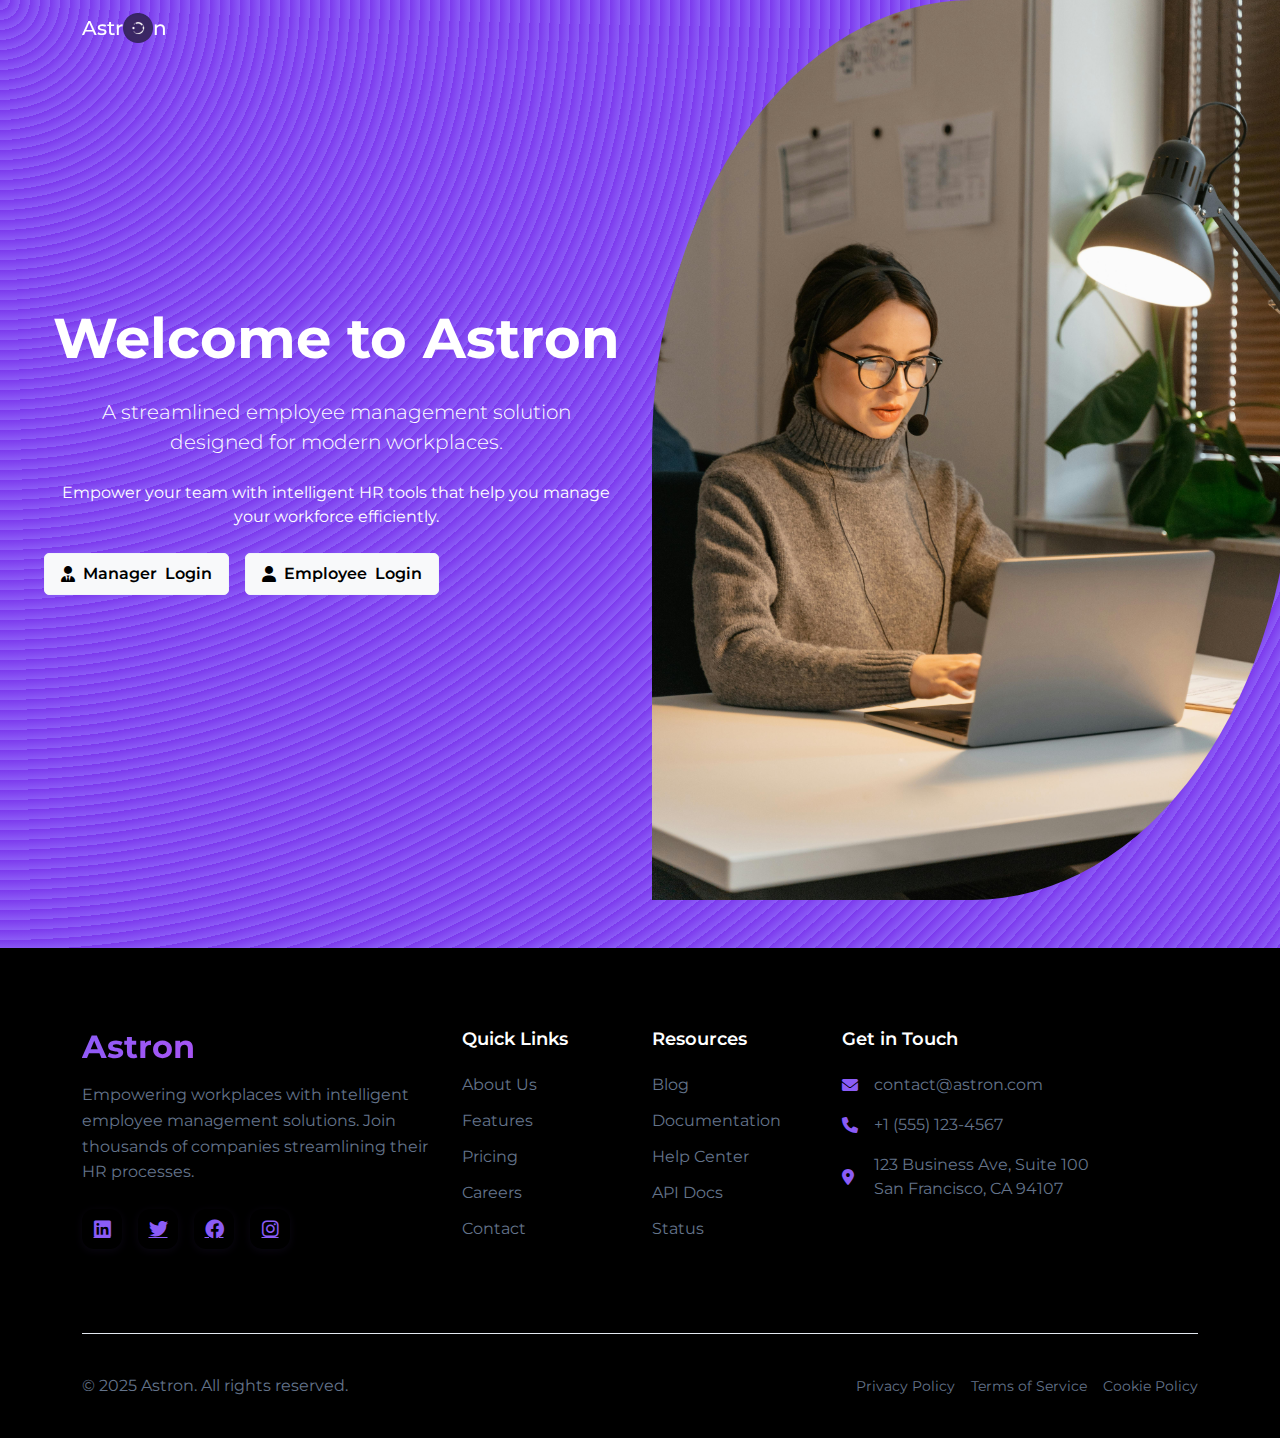
<file: index.html>
<!DOCTYPE html>
<html lang="en">

<head>
  <meta charset="UTF-8">
  <meta name="viewport" content="width=device-width, initial-scale=1.0">
  <title>Astron - Employee Management System</title>
  <link href="https://cdn.jsdelivr.net/npm/bootstrap@5.3.0/dist/css/bootstrap.min.css" rel="stylesheet">
  <link href="https://cdnjs.cloudflare.com/ajax/libs/font-awesome/6.0.0/css/all.min.css" rel="stylesheet">
  <link rel="stylesheet" href="./public/styles/global.css">
  <link rel="stylesheet" href="style.css">
</head>

<body>
  <!-- Navbar -->
  <nav class="navbar navbar-expand-lg fixed-top ">
    <div class="container ">
      <a class="navbar-brand d-flex align-items-center fw-medium text-white" href="#">
        Astr<img src="./public/images/astron.png" width="30" alt="">n</a>
      <button class="navbar-toggler" type="button" data-bs-toggle="collapse" data-bs-target="#navbarNav">
        <span class="navbar-toggler-icon"></span>
      </button>
    </div>
  </nav>

  <!-- Hero Section -->
  <section class="hero-section px-d-0 px-2 pb-5">
    <div class="container-fluid p-0">
      <div class="row align-items-center h-100 justify-content-between ">
        <div class="col-lg-6 ps-lg-5 pt-lg-0 pt-5 text-center">
          <h1 class="display-4 fw-bold mb-4">Welcome to <span class="d-lg-inline d-block">Astron</span></h1>
          <p class="lead mb-4">A streamlined employee management solution <br>designed for modern workplaces.</p>
          <p class="mb-4">Empower your team with intelligent HR tools that help you manage your workforce efficiently.</p>

          <div class="d-flex gap-3">
            <a href="/login-manager.html" class="btn btn-light login-btn d-flex gap-2 align-items-center">
              <i class="fas fa-user-tie d-lg-inline d-none"></i>
              Manager <span class="d-lg-inline d-none">Login</span>
            </a>
            <a href="/login-user.html" class="btn btn-light login-btn d-flex gap-2 align-items-center">
              <i class="fas fa-user d-lg-inline d-none"></i>
              Employee <span class="d-lg-inline d-none">Login</span>
            </a>
          </div>
        </div>
        <div class="col-lg-6 ">
          <img
            src="./public/images/employees3.jpg"
            alt="Astron Dashboard" class="hero-image d- d-lg-block" style="max-height: 100vh;width: 50vw; object-fit: cover;">
        </div>
      </div>
    </div>
  </section>

  <footer class="footer">
    <div class="container">
      <div class="footer-content">
        <div class="row gy-4">
          <div class="col-lg-4 col-md-6">
            <div class="footer-brand">
              <h2 class="footer-logo">Astron</h2>
              <p class="footer-description">
                Empowering workplaces with intelligent employee management solutions. Join thousands of companies
                streamlining their HR processes.
              </p>
              <div class="footer-social">
                <a href="#" class="social-link"><i class="fab fa-linkedin"></i></a>
                <a href="#" class="social-link"><i class="fab fa-twitter"></i></a>
                <a href="#" class="social-link"><i class="fab fa-facebook"></i></a>
                <a href="#" class="social-link"><i class="fab fa-instagram"></i></a>
              </div>
            </div>
          </div>

          <div class="col-lg-2 col-md-6">
            <h5 class="footer-title">Quick Links</h5>
            <ul class="footer-links list-unstyled">
              <li><a href="#">About Us</a></li>
              <li><a href="#">Features</a></li>
              <li><a href="#">Pricing</a></li>
              <li><a href="#">Careers</a></li>
              <li><a href="#">Contact</a></li>
            </ul>
          </div>

          <div class="col-lg-2 col-md-6">
            <h5 class="footer-title">Resources</h5>
            <ul class="footer-links list-unstyled">
              <li><a href="#">Blog</a></li>
              <li><a href="#">Documentation</a></li>
              <li><a href="#">Help Center</a></li>
              <li><a href="#">API Docs</a></li>
              <li><a href="#">Status</a></li>
            </ul>
          </div>

          <div class="col-lg-4 col-md-6">
            <h5 class="footer-title">Get in Touch</h5>
            <div class="footer-contact">
              <p><i class="fas fa-envelope"></i> contact@astron.com</p>
              <p><i class="fas fa-phone"></i> +1 (555) 123-4567</p>
              <p><i class="fas fa-map-marker-alt"></i> 123 Business Ave, Suite 100<br>San Francisco, CA 94107</p>
            </div>
          </div>
        </div>
      </div>

      <div class="footer-bottom">
        <div class="row align-items-center">
          <div class="col-md-6">
            <p class="copyright">© 2025 Astron. All rights reserved.</p>
          </div>
          <div class="col-md-6">
            <ul class="footer-legal list-unstyled d-flex gap-3 justify-content-md-end justify-content-center">
              <li><a href="#">Privacy Policy</a></li>
              <li><a href="#">Terms of Service</a></li>
              <li><a href="#">Cookie Policy</a></li>
            </ul>
          </div>
        </div>
      </div>
    </div>
  </footer>

  <script>
    // Navbar scroll effect
    window.addEventListener('scroll', function () {
      if (window.scrollY > 0) {
        document.querySelector('.navbar').classList.add('scrolled');
      } else {
        document.querySelector('.navbar').classList.remove('scrolled');
      }
    });
  </script>
</body>

</html>
</file>
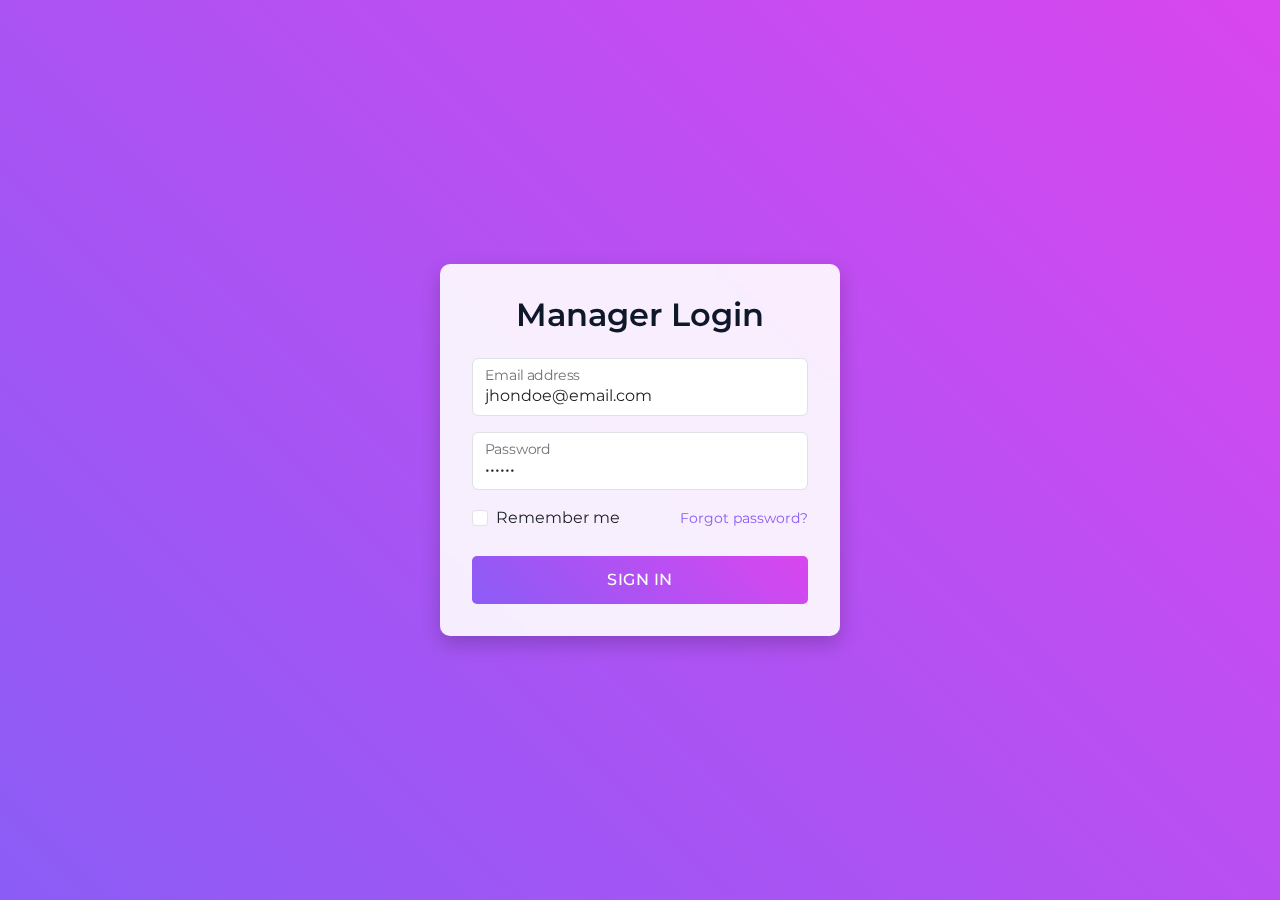
<file: login-manager.html>
<!DOCTYPE html>
<html lang="en">
<head>
    <meta charset="UTF-8">
    <meta name="viewport" content="width=device-width, initial-scale=1.0">
    <title>Manager Login</title>
    <link href="https://cdnjs.cloudflare.com/ajax/libs/bootstrap/5.3.2/css/bootstrap.min.css" rel="stylesheet">
    <link rel="stylesheet" href="./public/styles/global.css">
    <link rel="stylesheet" href="./public/styles/login.css">
</head>
<body>
    <div class="login-card">
        <h2 class="card-title mb-4">Manager Login</h2>
        <form id="manager-login-form">
            <div class="form-floating mb-3">
                <input type="email" class="form-control" id="floatingEmail" placeholder="name@example.com" required value="jhondoe@email.com">
                <label for="floatingEmail">Email address</label>
            </div>
            <div class="form-floating mb-3">
                <input type="password" class="form-control" id="floatingPassword" placeholder="Password" required value="123456">
                <label for="floatingPassword">Password</label>
            </div>
            <div class="d-flex justify-content-between align-items-center mb-4">
                <div class="form-check">
                    <input class="form-check-input" type="checkbox" id="rememberMe">
                    <label class="form-check-label" for="rememberMe">
                        Remember me
                    </label>
                </div>
                <a href="#" class="forgot-password">Forgot password?</a>
            </div>
            <button class="btn btn-primary w-100" type="button" onclick="window.location.href = './manager/dashboard.html'">Sign In</button>
        </form>
    </div>

    <!-- To Send Login Request -->
    <!-- <script src="./public/javascripts/login.js" type="module"></script> -->

    <script src="https://cdnjs.cloudflare.com/ajax/libs/bootstrap/5.3.2/js/bootstrap.bundle.min.js"></script>
</body>
</html>
</file>
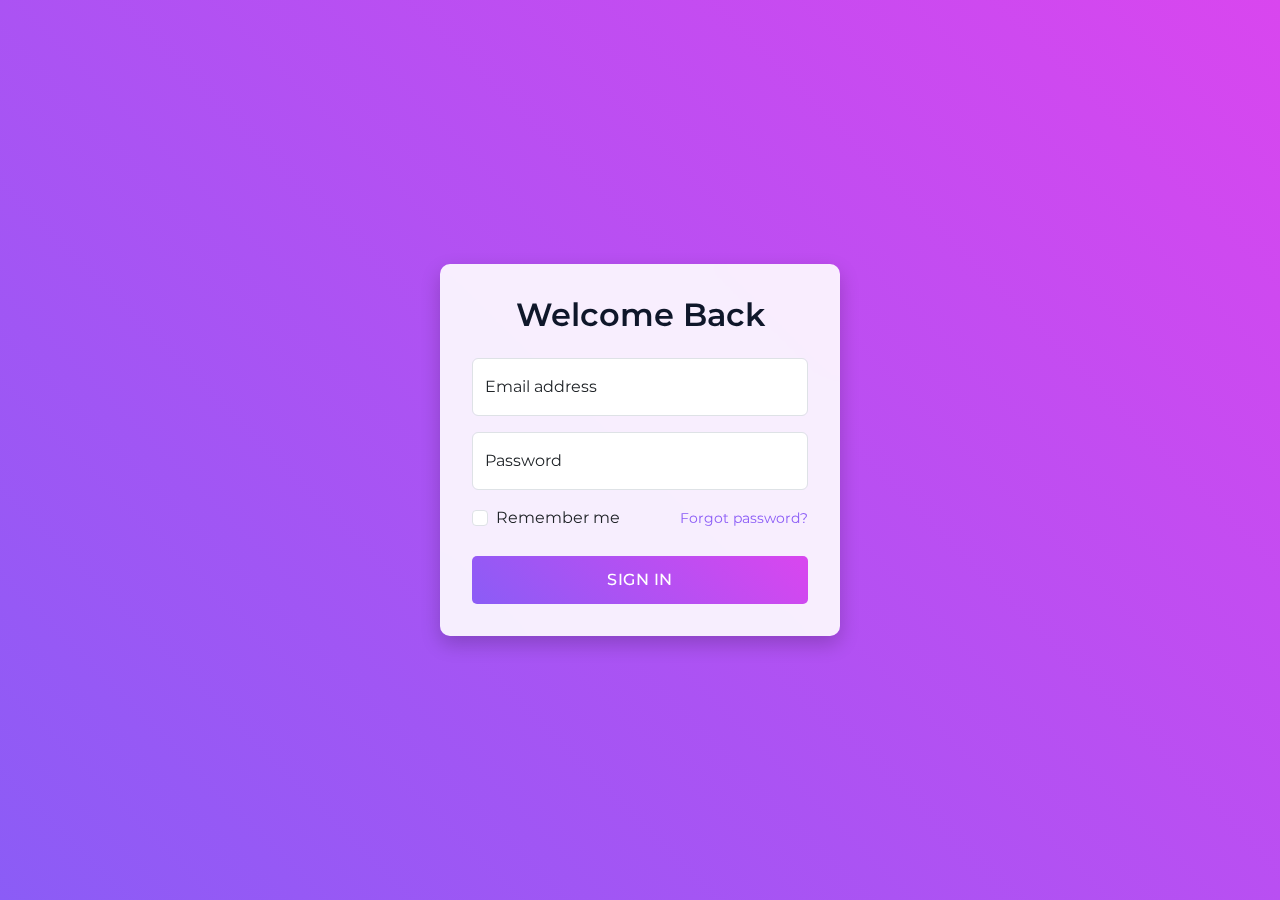
<file: login-user.html>
<!DOCTYPE html>
<html lang="en">
<head>
    <meta charset="UTF-8">
    <meta name="viewport" content="width=device-width, initial-scale=1.0">
    <title>Material Login</title>
    <link href="https://cdnjs.cloudflare.com/ajax/libs/bootstrap/5.3.2/css/bootstrap.min.css" rel="stylesheet">
    <link rel="stylesheet" href="public/styles/global.css">
    <link rel="stylesheet" href="public/styles/login.css">
</head>
<body>
    <div class="login-card">
        <h2 class="card-title mb-4">Welcome Back</h2>
        <form id="employee-login-form">
            <div class="form-floating mb-3">
                <input type="email" class="form-control" id="floatingEmail" placeholder="name@example.com" required>
                <label for="floatingEmail">Email address</label>
            </div>
            <div class="form-floating mb-3">
                <input type="password" class="form-control" id="floatingPassword" placeholder="Password" required>
                <label for="floatingPassword">Password</label>
            </div>
            <div class="d-flex justify-content-between align-items-center mb-4">
                <div class="form-check">
                    <input class="form-check-input" type="checkbox" id="rememberMe">
                    <label class="form-check-label" for="rememberMe">
                        Remember me
                    </label>
                </div>
                <a href="#" class="forgot-password">Forgot password?</a>
            </div>
            <button class="btn btn-primary w-100" type="button" onclick="window.location.href = './employee/dashboard.html'">Sign In</button>
        </form>
    </div>

    <!-- To Send Login Request -->
    <!-- <script src="./public/javascripts/login.js" type="module"></script> -->

    <script src="https://cdnjs.cloudflare.com/ajax/libs/bootstrap/5.3.2/js/bootstrap.bundle.min.js"></script>
</body>
</html>
</file>
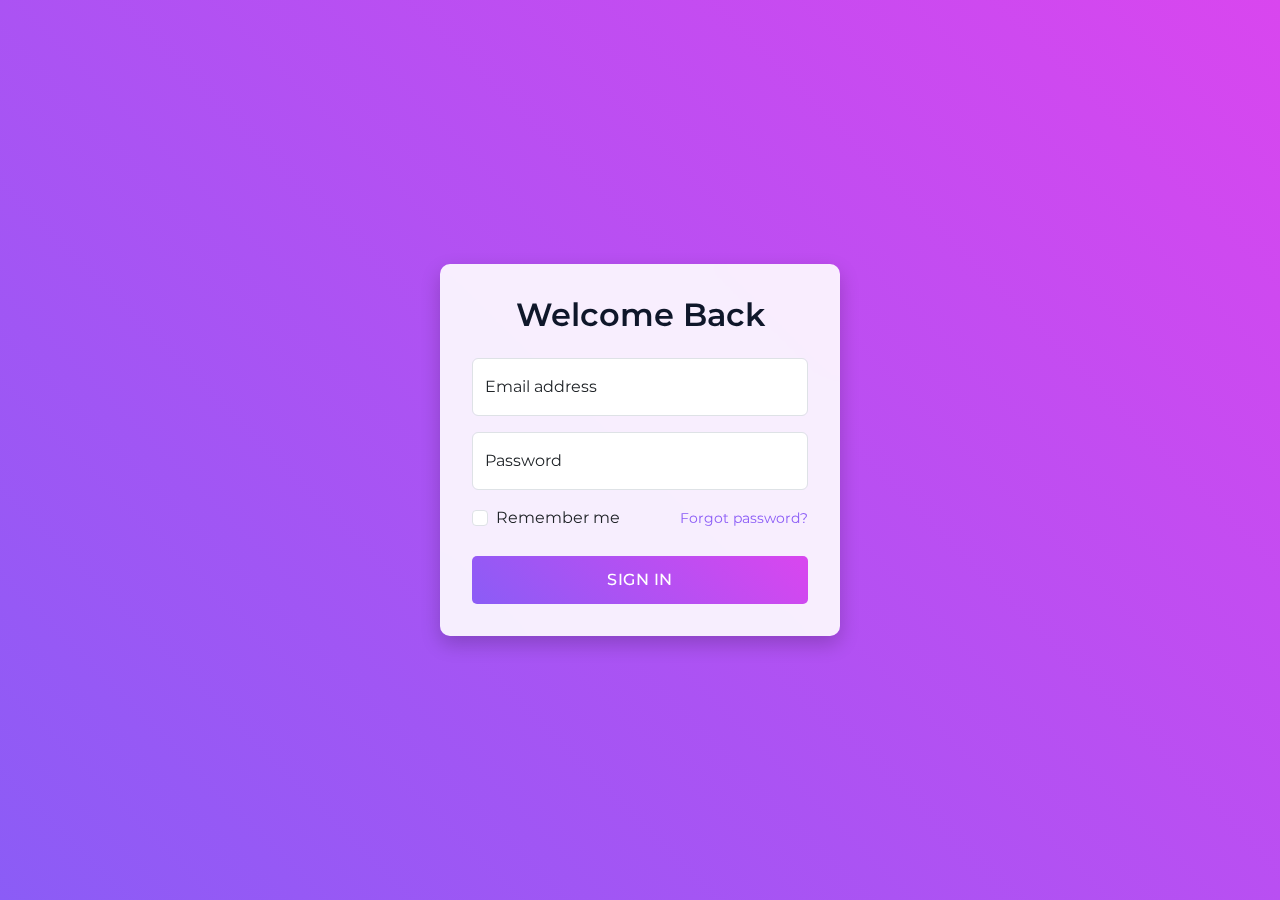
<file: login.html>
<!DOCTYPE html>
<html lang="en">
<head>
    <meta charset="UTF-8">
    <meta name="viewport" content="width=device-width, initial-scale=1.0">
    <title>Material Login</title>
    <link href="https://cdnjs.cloudflare.com/ajax/libs/bootstrap/5.3.2/css/bootstrap.min.css" rel="stylesheet">
    <link rel="stylesheet" href="public/styles/global.css">
    <link rel="stylesheet" href="public/styles/login.css">
</head>
<body>
    <div class="login-card">
        <h2 class="card-title mb-4">Welcome Back</h2>
        <form>
            <div class="form-floating mb-3">
                <input type="email" class="form-control" id="floatingEmail" placeholder="name@example.com">
                <label for="floatingEmail">Email address</label>
            </div>
            <div class="form-floating mb-3">
                <input type="password" class="form-control" id="floatingPassword" placeholder="Password">
                <label for="floatingPassword">Password</label>
            </div>
            <div class="d-flex justify-content-between align-items-center mb-4">
                <div class="form-check">
                    <input class="form-check-input" type="checkbox" id="rememberMe">
                    <label class="form-check-label" for="rememberMe">
                        Remember me
                    </label>
                </div>
                <a href="#" class="forgot-password">Forgot password?</a>
            </div>
            <button class="btn btn-primary w-100" type="submit">Sign In</button>
        </form>
    </div>

    <script src="https://cdnjs.cloudflare.com/ajax/libs/bootstrap/5.3.2/js/bootstrap.bundle.min.js"></script>
</body>
</html>
</file>
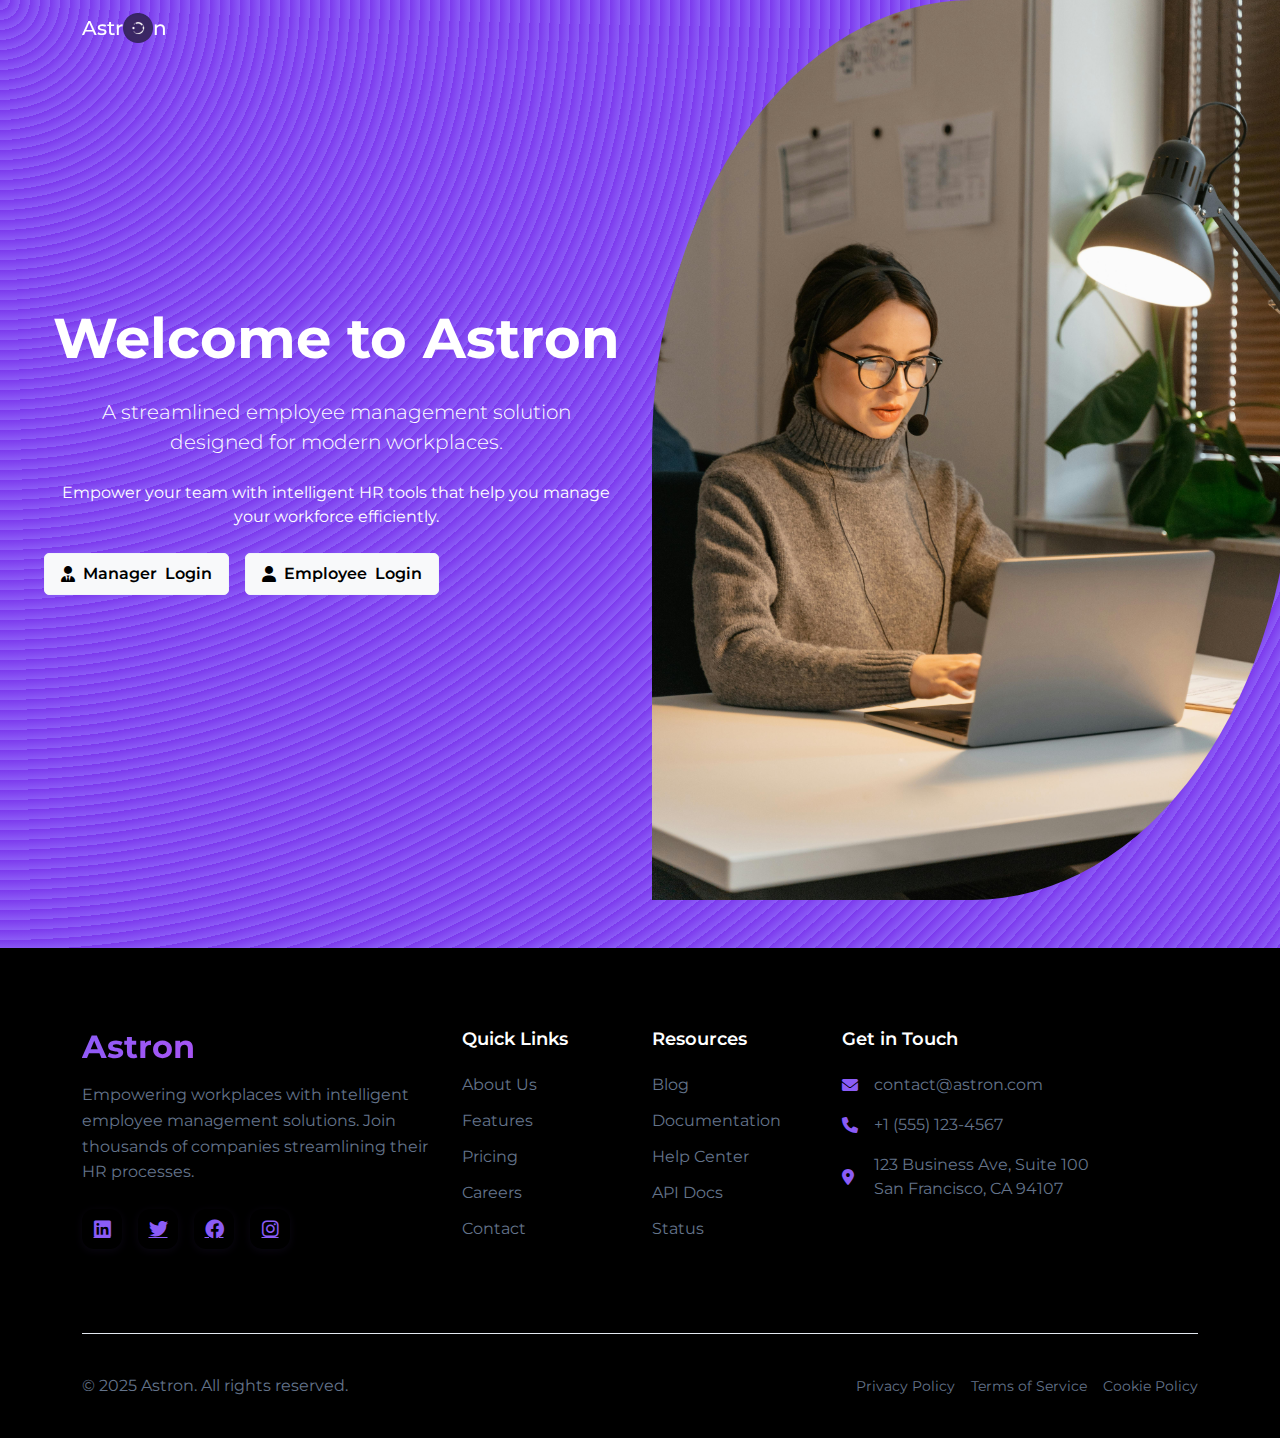
<file: logout.html>
<!DOCTYPE html>
<html lang="en">

<head>
    <meta charset="UTF-8">
    <meta name="viewport" content="width=device-width, initial-scale=1.0">
    <title>Logout</title>
    <script>
        localStorage.removeItem('user');
        const cookies = document.cookie.split(";");
        for (let i = 0; i < cookies.length; i++) {
            const cookie = cookies[i];
            const eqPos = cookie.indexOf("=");
            const name = eqPos > -1 ? cookie.substr(0, eqPos) : cookie;
            document.cookie = `${name}=;expires=Thu, 01 Jan 1970 00:00:00 GMT;path=/`;
        }
        window.location.href = '/';
    </script>
</head>

<body>

</body>

</html>
</file>
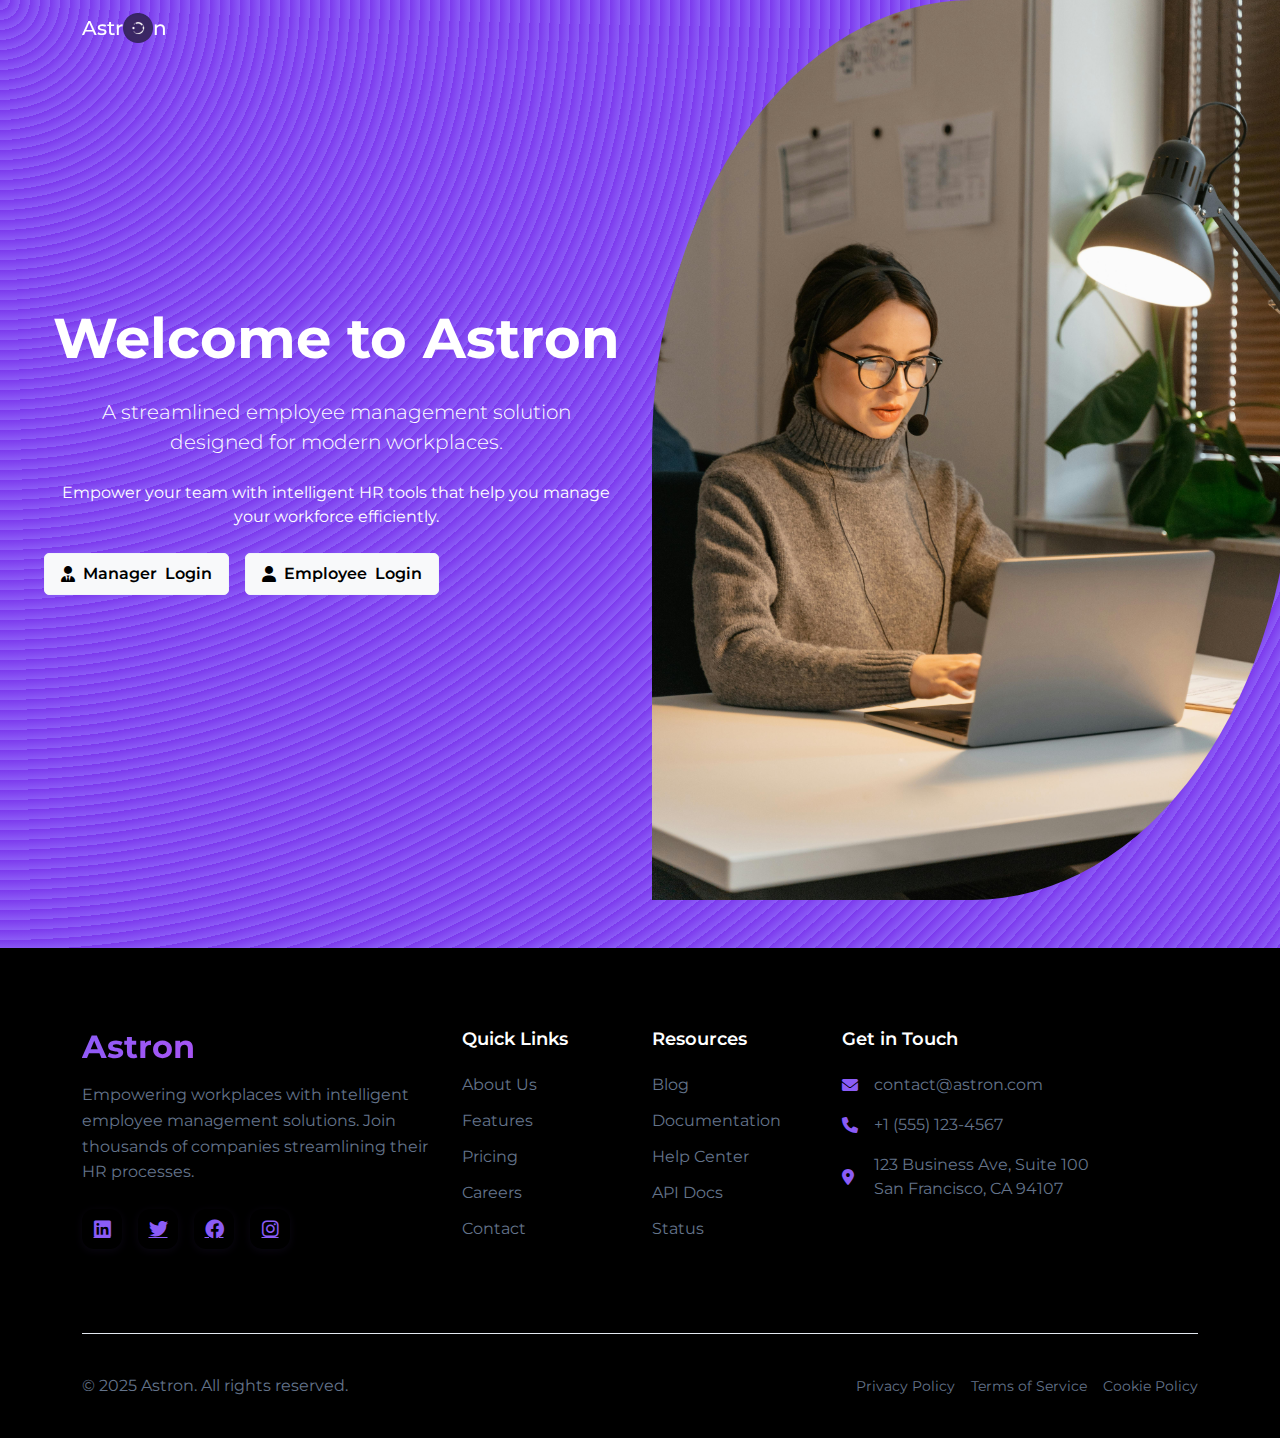
<file: settings.html>
<!DOCTYPE html>
<html lang="en">

<head>
    <meta charset="UTF-8">
    <meta name="viewport" content="width=device-width, initial-scale=1.0">
    <title>Employee Dashboard</title>
    <!-- Checks if manager is authenticated -->
    <script src="../public/javascripts/check.js" type="module"></script>
    <!-- CSS Links -->
    <link href="https://cdnjs.cloudflare.com/ajax/libs/bootstrap/5.3.2/css/bootstrap.min.css" rel="stylesheet" />
    <link href="https://cdnjs.cloudflare.com/ajax/libs/font-awesome/6.4.0/css/all.min.css" rel="stylesheet" />
    <link rel="stylesheet" href="../public/styles/global.css" />
    <style>

    </style>
</head>

<body class="bg-light">
    <main class="px-4">
        <section class="container mt-5"></section>
            <h2 class="mb-4">Settings</h2>
            <form>
            <div class="row mb-3">
                <div class="col-md-6">
                <label for="theme" class="form-label">Theme</label>
                <select class="form-select" id="theme">
                    <option selected>Choose...</option>
                    <option value="light">Light</option>
                    <option value="dark">Dark</option>
                </select>
                </div>
                <div class="col-md-6">
                <label for="notifications" class="form-label">Notifications</label>
                <select class="form-select" id="notifications">
                    <option selected>Choose...</option>
                    <option value="enabled">Enabled</option>
                    <option value="disabled">Disabled</option>
                </select>
                </div>
            </div>
            <div class="row mb-3">
                <div class="col-md-6">
                <label for="language" class="form-label">Language</label>
                <select class="form-select" id="language">
                    <option selected>Choose...</option>
                    <option value="en">English</option>
                    <option value="es">Spanish</option>
                    <option value="fr">French</option>
                </select>
                </div>
            </div>
            <button type="submit" class="btn btn-primary">Save Changes</button>
            </form>
        </section>
    </main>
    
    <!-- Bootstrap minified JS -->
    <script src="https://cdnjs.cloudflare.com/ajax/libs/bootstrap/5.3.2/js/bootstrap.bundle.min.js"></script>
</body>

</html>
</file>
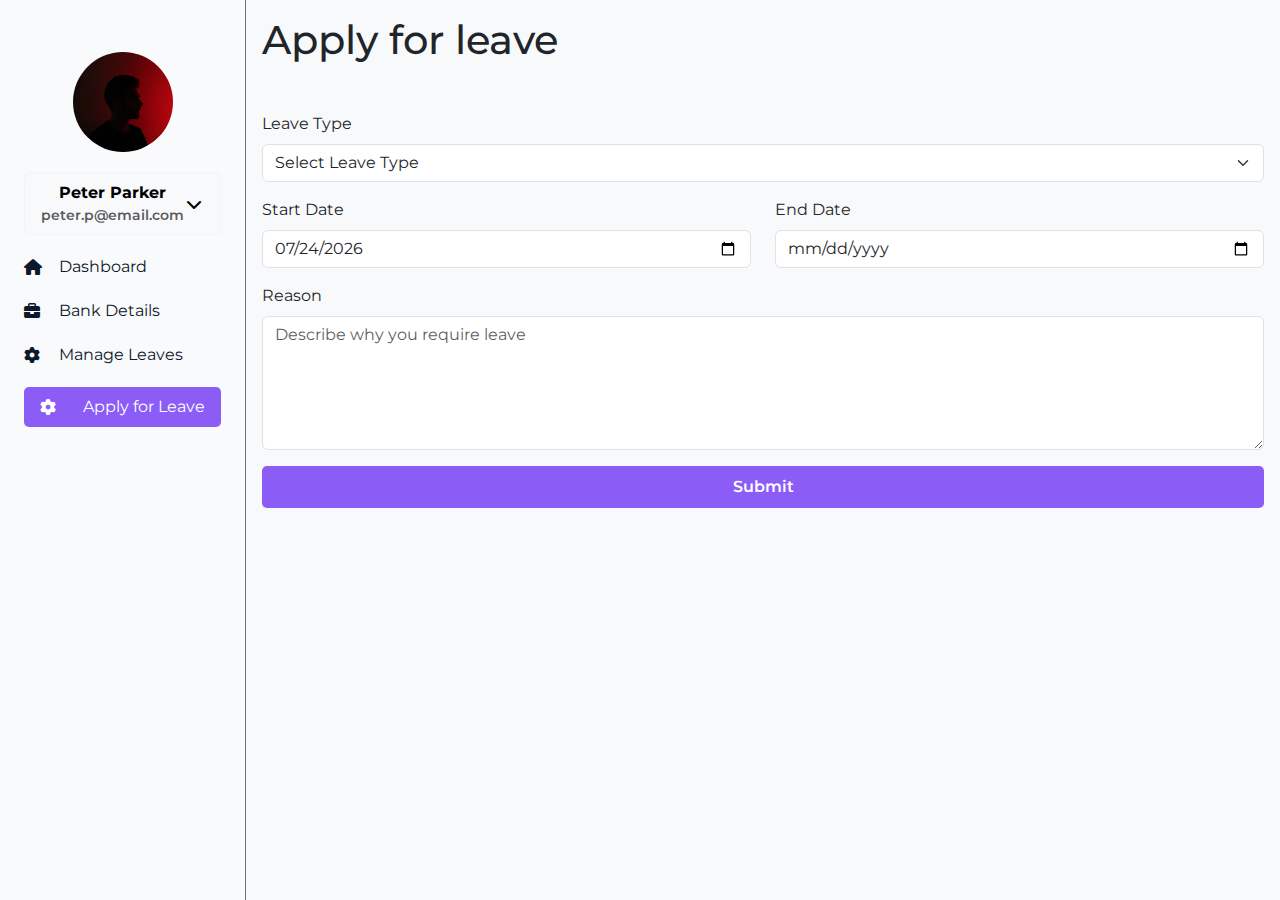
<file: employee/apply-leave.html>
<!DOCTYPE html>
<html lang="en">

<head>
    <meta charset="UTF-8">
    <meta name="viewport" content="width=device-width, initial-scale=1.0">
    <title>Employee Dashboard</title>
    <link href="https://cdnjs.cloudflare.com/ajax/libs/bootstrap/5.3.2/css/bootstrap.min.css" rel="stylesheet" />
    <link href="https://cdnjs.cloudflare.com/ajax/libs/font-awesome/6.4.0/css/all.min.css" rel="stylesheet" />
    <link rel="stylesheet" href="../public/styles/global.css" />
    <link rel="stylesheet" href="../public/styles/sidebar.css" />
    <style>
        main {
            width: 100%;
        }
    </style>
</head>

<body class="bg-light d-flex">
    <aside>
        <div class="d-flex "></div>
        <img class="avatar shadow-medium mx-auto"
            src="/public/images/emp1.jpg"
            width="100" alt="">
        </div>
        <div class="dropdown">
            <button class="btn btn-light w-100 d-flex align-items-center justify-content-between" type="button"
                data-bs-toggle="dropdown">
                <div>
                    <div class="fw-bold">Peter Parker</div>
                    <div class="small text-muted">peter.p@email.com</div>
                </div>
                <i class="fas fa-chevron-down"></i>
            </button>
            <ul class="dropdown-menu w-100">
                <li><a class="dropdown-item" href="./profile"><i class="fas fa-user me-2"></i>Profile</a></li>
                <li><a class="dropdown-item" href="../settings.html"><i class="fas fa-gear me-2"></i>Settings</a></li>
                <li>
                    <hr class="dropdown-divider">
                </li>
                <li><a class="dropdown-item text-danger" href="../logout.html"><i class="fas fa-right-from-bracket me-2"></i>Log
                        out</a></li>
            </ul>
        </div>
        <a class="" href="./dashboard.html">
            <i class="fa-solid fa-house"></i>
            <span>Dashboard</span>
        </a>
        <a class="" href="./bank-details.html">
            <i class="fa-solid fa-briefcase"></i>
            <span>Bank Details</span>
        </a>
        <a href="./leave-managment.html">
            <i class="fa-solid fa-gear"></i>
            <span>Manage Leaves</span>
        </a>
        <a class="active" href="./leave-managment.html">
            <i class="fa-solid fa-gear"></i>
            <span>Apply for Leave</span>
        </a>
    </aside>
    <main>
        <!-- Mobile Responsive navbar -->
        <header>
            <nav class="navbar d-lg-none">
                <div class="container-fluid">
                    <button class="navbar-toggler border-0" type="button" data-bs-toggle="offcanvas"
                        data-bs-target="#offcanvasExample" aria-controls="offcanvasExample">
                        <span class="navbar-toggler-icon"></span>
                    </button>
                    <!-- Profile Dropdown -->
                    <div class="dropdown">
                        <button class="btn btn-light d-flex align-items-center" type="button" data-bs-toggle="dropdown"
                            aria-expanded="false">
                            <span>Peter Parker</span>
                        </button>
                        <ul class="dropdown-menu dropdown-menu-end p-2">
                            <!-- Profile Header -->
                            <li class="profile-header">
                                <img src="/public/images/emp1.jpg"
                                    alt="Avatar" class="profile-avatar rounded-circle object-fit-cover" width="90">
                                <div class="mt-2">Peter Parker</div>
                                <div class="profile-email">peter.p@email.com</div>
                            </li>
                            <!-- Dropdown Items -->
                            <li><a class="dropdown-item fs-5" href="./profile.html">View Profile</a></li>
                            <li><a class="dropdown-item text-danger fs-5 fw-medium" href="../logout.html">Logout</a></li>
                        </ul>
                    </div>
                    <div class="offcanvas offcanvas-start" tabindex="-1" id="offcanvasExample"
                        aria-labelledby="offcanvasExampleLabel">
                        <div class="offcanvas-header">
                            <h5 class="offcanvas-title" id="offcanvasExampleLabel">
                                Astron
                            </h5>
                            <button type="button" class="btn-close text-reset" data-bs-dismiss="offcanvas"
                                aria-label="Close"></button>
                        </div>
                        <div class="offcanvas-body">
                            <ul class="navbar-nav fw-medium fs-5">
                                <li class="nav-item">
                                    <a class="nav-link" aria-current="page" href="./dashboard.html">Dashboard</a>
                                </li>
                                <li class="nav-item">
                                    <a class="nav-link" href="./bank-details.html">Bank Details</a>
                                </li>
                                <li class="nav-item">
                                    <a class="nav-link" href="./leave-managment.html">Manage Leaves</a>
                                </li>
                                <li class="nav-item">
                                    <a class="nav-link active fs-6 ms-3" href="./leave-managment.html">- Apply for Leave</a>
                                </li>
                            </ul>
                        </div>
                    </div>
                </div>
            </nav>
        </header>
        <!-- Main content -->
        <div class="p-3">
            <h1>Apply for leave</h1>
            <form action="" class="mt-5">
                <div class="row">
                    <div class="col d-flex flex-column gap-3">
                        <div class="">
                            <label for="leaveType" class="form-label">Leave Type</label>
                            <select class="form-select" id="leaveType" required>
                                <option value="">Select Leave Type</option>
                                <option value="1">Annual Leave</option>
                                <option value="2">Sick Leave</option>
                                <option value="5">Earned Leave</option>
                            </select>
                        </div>
                        <div class="row">
                            <div class=" col">
                                <label for="startDate" class="form-label">Start Date</label>
                                <input type="date" class="form-control" id="startDate" required>
                            </div>
                            <div class=" col">
                                <label for="endDate" class="form-label">End Date</label>
                                <input type="date" class="form-control" id="endDate" required>
                            </div>
                        </div>
                        <div class="">
                            <label for="reason" class="form-label">Reason</label>
                            <textarea class="form-control" id="reason" rows="5"
                                placeholder="Describe why you require leave" required></textarea>
                        </div>
                        <button type="submit" class="btn text-white"
                            style="background-color: var(--primary);">Submit</button>
                    </div>
                </div>
            </form>
        </div>
    </main>
    <script src="https://cdnjs.cloudflare.com/ajax/libs/bootstrap/5.3.2/js/bootstrap.bundle.min.js"></script>
    <script>
        // Bootstrap tooltip
        document.addEventListener("DOMContentLoaded", function () {
            const tooltipTriggerList = [].slice.call(document.querySelectorAll('[data-bs-toggle="tooltip"]'));
            tooltipTriggerList.map(function (tooltipTriggerEl) {
                return new bootstrap.Tooltip(tooltipTriggerEl);
            });
        });
        // document.getElementById('currentDate').textContent = new Date().toLocaleDateString('en-US', {
        //     weekday: 'long',
        //     year: 'numeric',
        //     month: 'long',
        //     day: 'numeric'
        // });
    </script>
    <!-- Force select atleast today date -->
    <script>
        const dateInputs = document.querySelectorAll("#startDate, #endDate");
        const today = new Date().toISOString().split("T")[0];
        dateInputs.forEach((input, index) => {
            if (index == 0) {
                input.value = today;
            }
            input.setAttribute("min", today);
        })
    </script>
</body>

</html>
</file>
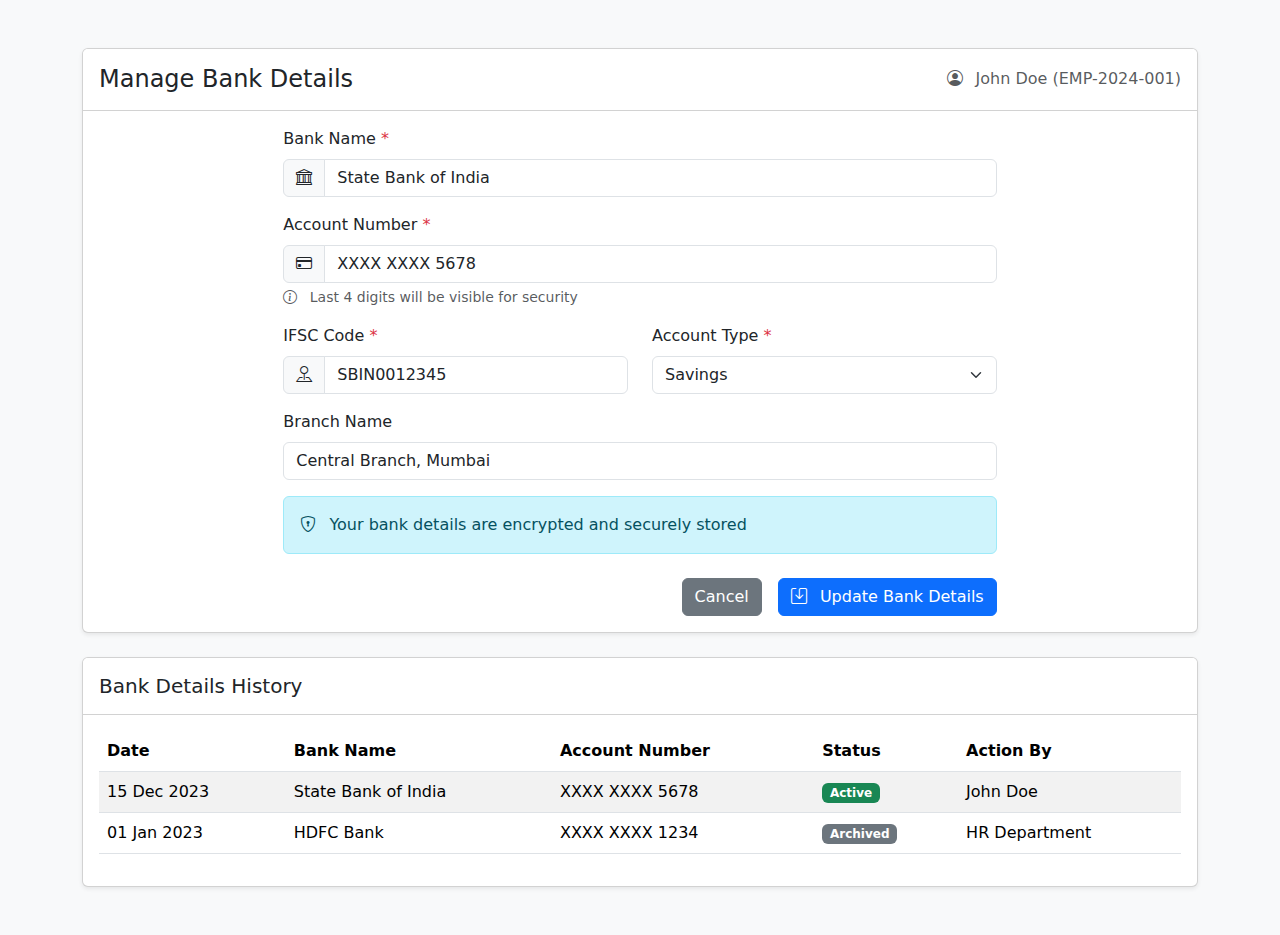
<file: employee/bank-details.html>
<!DOCTYPE html>
<html lang="en">
<head>
    <meta charset="UTF-8">
    <meta name="viewport" content="width=device-width, initial-scale=1">
    <title>Bank Details Management</title>
    <!-- Bootstrap 5 CSS -->
    <link href="https://cdn.jsdelivr.net/npm/bootstrap@5.2.3/dist/css/bootstrap.min.css" rel="stylesheet">
    <!-- Bootstrap Icons -->
    <link href="https://cdn.jsdelivr.net/npm/bootstrap-icons@1.10.0/font/bootstrap-icons.css" rel="stylesheet">
</head>
<body class="bg-light">
    <div class="container py-5">
        <div class="card shadow-sm">
            <div class="card-header bg-white py-3">
                <div class="d-flex justify-content-between align-items-center">
                    <h2 class="mb-0 h4">Manage Bank Details</h2>
                    <div class="text-muted">
                        <i class="bi bi-person-circle me-2"></i>
                        John Doe (EMP-2024-001)
                    </div>
                </div>
            </div>
            <div class="card-body">
                <div class="row">
                    <div class="col-md-8 offset-md-2">
                        <form>
                            <div class="mb-3">
                                <label class="form-label">Bank Name <span class="text-danger">*</span></label>
                                <div class="input-group">
                                    <span class="input-group-text"><i class="bi bi-bank"></i></span>
                                    <input 
                                        type="text" 
                                        class="form-control" 
                                        placeholder="Enter full bank name"
                                        value="State Bank of India"
                                        required
                                    >
                                </div>
                            </div>

                            <div class="mb-3">
                                <label class="form-label">Account Number <span class="text-danger">*</span></label>
                                <div class="input-group">
                                    <span class="input-group-text"><i class="bi bi-credit-card"></i></span>
                                    <input 
                                        type="text" 
                                        class="form-control" 
                                        placeholder="Enter account number"
                                        value="XXXX XXXX 5678"
                                        required
                                    >
                                </div>
                                <div class="form-text text-muted">
                                    <i class="bi bi-info-circle me-2"></i>
                                    Last 4 digits will be visible for security
                                </div>
                            </div>

                            <div class="row">
                                <div class="col-md-6 mb-3">
                                    <label class="form-label">IFSC Code <span class="text-danger">*</span></label>
                                    <div class="input-group">
                                        <span class="input-group-text"><i class="bi bi-pin-map"></i></span>
                                        <input 
                                            type="text" 
                                            class="form-control" 
                                            placeholder="Enter IFSC Code"
                                            value="SBIN0012345"
                                            required
                                        >
                                    </div>
                                </div>
                                <div class="col-md-6 mb-3">
                                    <label class="form-label">Account Type <span class="text-danger">*</span></label>
                                    <select class="form-select">
                                        <option>Savings</option>
                                        <option>Current</option>
                                        <option>Salary</option>
                                    </select>
                                </div>
                            </div>

                            <div class="mb-3">
                                <label class="form-label">Branch Name</label>
                                <input 
                                    type="text" 
                                    class="form-control" 
                                    placeholder="Enter branch name"
                                    value="Central Branch, Mumbai"
                                >
                            </div>

                            <div class="alert alert-info" role="alert">
                                <i class="bi bi-shield-lock me-2"></i>
                                Your bank details are encrypted and securely stored
                            </div>

                            <div class="d-flex justify-content-end gap-3 mt-4">
                                <button type="button" class="btn btn-secondary">
                                    Cancel
                                </button>
                                <button type="submit" class="btn btn-primary">
                                    <i class="bi bi-save me-2"></i>
                                    Update Bank Details
                                </button>
                            </div>
                        </form>
                    </div>
                </div>
            </div>
        </div>

        <div class="card shadow-sm mt-4">
            <div class="card-header bg-white py-3">
                <h5 class="mb-0">Bank Details History</h5>
            </div>
            <div class="card-body">
                <div class="table-responsive">
                    <table class="table table-striped">
                        <thead>
                            <tr>
                                <th>Date</th>
                                <th>Bank Name</th>
                                <th>Account Number</th>
                                <th>Status</th>
                                <th>Action By</th>
                            </tr>
                        </thead>
                        <tbody>
                            <tr>
                                <td>15 Dec 2023</td>
                                <td>State Bank of India</td>
                                <td>XXXX XXXX 5678</td>
                                <td><span class="badge bg-success">Active</span></td>
                                <td>John Doe</td>
                            </tr>
                            <tr>
                                <td>01 Jan 2023</td>
                                <td>HDFC Bank</td>
                                <td>XXXX XXXX 1234</td>
                                <td><span class="badge bg-secondary">Archived</span></td>
                                <td>HR Department</td>
                            </tr>
                        </tbody>
                    </table>
                </div>
            </div>
        </div>
    </div>

    <!-- Bootstrap 5 JS Bundle with Popper -->
    <script src="https://cdn.jsdelivr.net/npm/bootstrap@5.2.3/dist/js/bootstrap.bundle.min.js"></script>
</body>
</html>
</file>
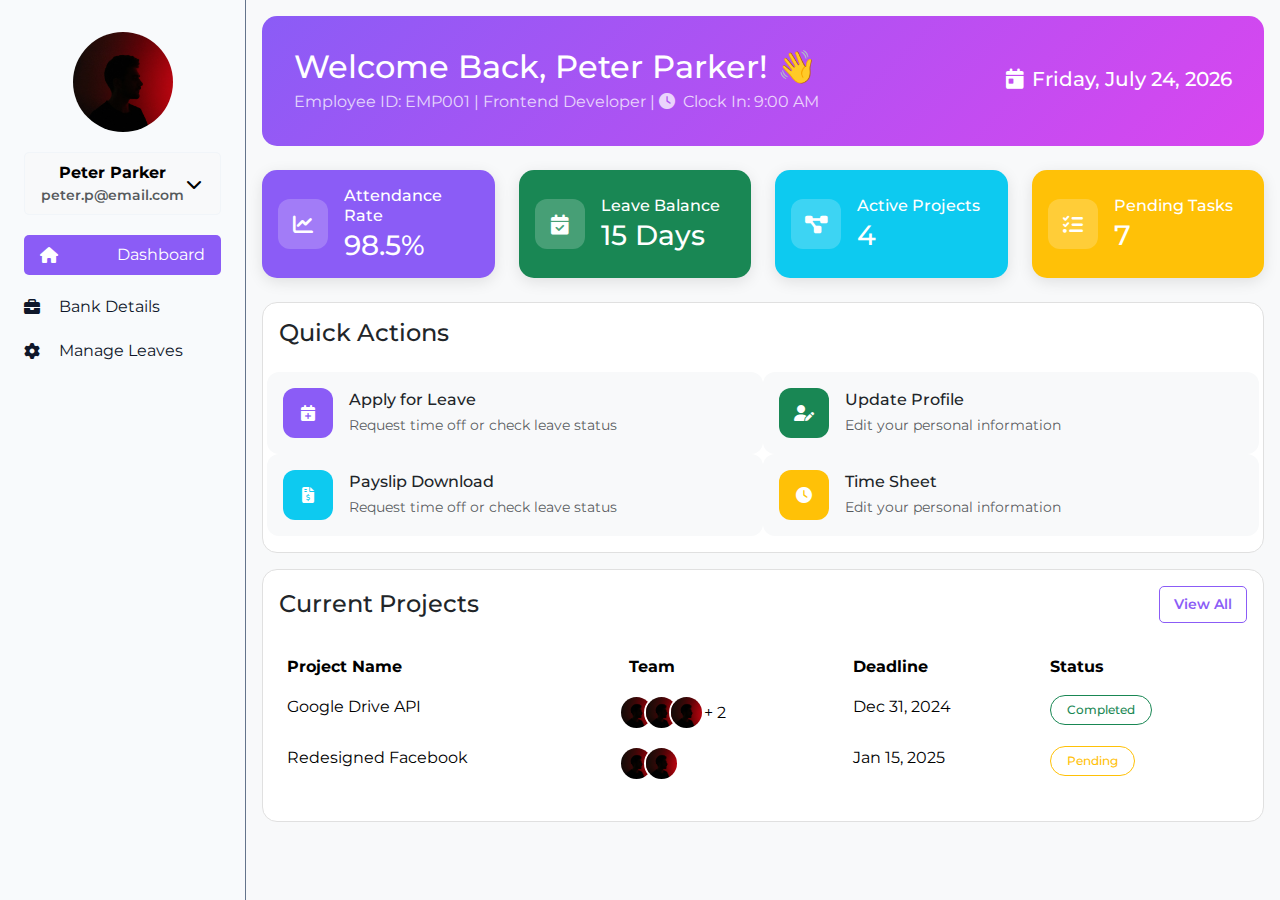
<file: employee/dashboard.html>
<!DOCTYPE html>
<html lang="en">
  <head>
    <meta charset="UTF-8" />
    <meta name="viewport" content="width=device-width, initial-scale=1.0" />
    <title>Employee Dashboard</title>
    <link
      href="https://cdnjs.cloudflare.com/ajax/libs/bootstrap/5.3.2/css/bootstrap.min.css"
      rel="stylesheet"
    />
    <link
      href="https://cdnjs.cloudflare.com/ajax/libs/font-awesome/6.4.0/css/all.min.css"
      rel="stylesheet"
    />
    <link rel="stylesheet" href="../public/styles/global.css" />
    <link rel="stylesheet" href="../public/styles/sidebar.css" />
    <style>
      main {
        width: 100%;
      }
    </style>
  </head>
  <body class="bg-light d-flex">
    <aside>
      <div class="d-flex">
        <img
          class="avatar shadow-medium mx-auto"
          src="/public/images/emp1.jpg"
          width="100"
          alt=""
        />
      </div>
      <div class="dropdown">
        <button
          class="btn btn-light w-100 d-flex align-items-center justify-content-between"
          type="button"
          data-bs-toggle="dropdown"
        >
          <div>
            <div class="fw-bold">Peter Parker</div>
            <div class="small text-muted">peter.p@email.com</div>
          </div>
          <i class="fas fa-chevron-down"></i>
        </button>
        <ul class="dropdown-menu w-100">
          <li>
            <a class="dropdown-item" href="./profile.html"
              ><i class="fas fa-user me-2"></i>Profile</a
            >
          </li>
          <li>
            <a class="dropdown-item" href="../settings.html"
              ><i class="fas fa-gear me-2"></i>Settings</a
            >
          </li>
          <li>
            <hr class="dropdown-divider" />
          </li>
          <li>
            <a class="dropdown-item text-danger" href="../logout.html"
              ><i class="fas fa-right-from-bracket me-2"></i>Log out</a
            >
          </li>
        </ul>
      </div>
      <a class="active" href="./dashboard.html">
        <i class="fa-solid fa-house"></i>
        <span>Dashboard</span>
      </a>
      <a class="" href="./bank-details.html">
        <i class="fa-solid fa-briefcase"></i>
        <span>Bank Details</span>
      </a>
      <a href="./leave-managment.html">
        <i class="fa-solid fa-gear"></i>
        <span>Manage Leaves</span>
      </a>
    </aside>

    <main>
      <!-- Mobile Responsive navbar -->
      <header>
        <nav class="navbar d-lg-none">
          <div class="container-fluid">
            <button
              class="navbar-toggler border-0"
              type="button"
              data-bs-toggle="offcanvas"
              data-bs-target="#offcanvasExample"
              aria-controls="offcanvasExample"
            >
              <span class="navbar-toggler-icon"></span>
            </button>
            <!-- Profile Dropdown -->
            <div class="dropdown">
              <button
                class="btn btn-light d-flex align-items-center"
                type="button"
                data-bs-toggle="dropdown"
                aria-expanded="false"
              >
                <span>Peter Parker</span>
              </button>
              <ul class="dropdown-menu dropdown-menu-end p-2">
                <!-- Profile Header -->
                <li class="profile-header">
                  <img
                    src="/public/images/emp1.jpg"
                    alt="Avatar"
                    class="profile-avatar rounded-circle object-fit-cover"
                    width="90"
                  />
                  <div class="mt-2">Peter Parker</div>
                  <div class="profile-email">peter.p@email.com</div>
                </li>
                <!-- Dropdown Items -->
                <li>
                  <a class="dropdown-item fs-5" href="./profile.html"
                    >View Profile</a
                  >
                </li>
                <li>
                  <a
                    class="dropdown-item text-danger fs-5 fw-medium"
                    href="../logout.html"
                    >Logout</a
                  >
                </li>
              </ul>
            </div>
            <div
              class="offcanvas offcanvas-start"
              tabindex="-1"
              id="offcanvasExample"
              aria-labelledby="offcanvasExampleLabel"
            >
              <div class="offcanvas-header">
                <h5 class="offcanvas-title" id="offcanvasExampleLabel">
                  Astron
                </h5>
                <button
                  type="button"
                  class="btn-close text-reset"
                  data-bs-dismiss="offcanvas"
                  aria-label="Close"
                ></button>
              </div>
              <div class="offcanvas-body">
                <ul class="navbar-nav fw-medium fs-5">
                  <li class="nav-item">
                    <a
                      class="nav-link active"
                      aria-current="page"
                      href="./dashboard.html"
                      >Dashboard</a
                    >
                  </li>
                  <li class="nav-item">
                    <a class="nav-link" href="./bank-details.html">Bank Details</a>
                  </li>
                  <li class="nav-item">
                    <a class="nav-link" href="./leave-managment.html"
                      >Manage Leaves</a
                    >
                  </li>
                </ul>
              </div>
            </div>
          </div>
        </nav>
      </header>

      <div class="p-3 pt-0 pt-lg-3">
        <!-- Welcome Banner -->
        <div class="welcome-banner mb-4">
          <div class="row align-items-center">
            <div class="col-md-8">
              <h2 class="mb-1">Welcome Back, Peter Parker! 👋</h2>
              <p class="mb-0 opacity-75">
                Employee ID: EMP001 | Frontend Developer |
                <i class="fas fa-clock me-1"></i> Clock In: 9:00 AM
              </p>
            </div>
            <div class="col-md-4 text-md-end">
              <h5 class="mb-1">
                <i class="fas fa-calendar-day me-2"></i
                ><span id="currentDate"></span>
              </h5>
            </div>
          </div>
        </div>

        <!-- Statistics Cards -->
        <div class="row g-4 mb-4">
          <div class="col-md-3">
            <div class="stat-card card bg-primary text-white">
              <div class="card-body d-flex align-items-center">
                <div class="stat-icon me-3">
                  <i class="fas fa-chart-line fa-lg"></i>
                </div>
                <div>
                  <h6 class="card-title mb-1">Attendance Rate</h6>
                  <h3 class="mb-0">98.5%</h3>
                </div>
              </div>
            </div>
          </div>
          <div class="col-md-3">
            <div class="stat-card card bg-success text-white">
              <div class="card-body d-flex align-items-center">
                <div class="stat-icon me-3">
                  <i class="fas fa-calendar-check fa-lg"></i>
                </div>
                <div>
                  <h6 class="card-title mb-1">Leave Balance</h6>
                  <h3 class="mb-0">15 Days</h3>
                </div>
              </div>
            </div>
          </div>
          <div class="col-md-3">
            <div class="stat-card card bg-info text-white">
              <div class="card-body d-flex align-items-center">
                <div class="stat-icon me-3">
                  <i class="fas fa-project-diagram fa-lg"></i>
                </div>
                <div>
                  <h6 class="card-title mb-1">Active Projects</h6>
                  <h3 class="mb-0">4</h3>
                </div>
              </div>
            </div>
          </div>
          <div class="col-md-3">
            <div class="stat-card card bg-warning text-white">
              <div class="card-body d-flex align-items-center">
                <div class="stat-icon me-3">
                  <i class="fas fa-tasks fa-lg"></i>
                </div>
                <div>
                  <h6 class="card-title mb-1">Pending Tasks</h6>
                  <h3 class="mb-0">7</h3>
                </div>
              </div>
            </div>
          </div>
        </div>

        <div class="d-flex flex-column gap-3">
          <!-- Quick Actions -->
          <div class="">
            <div class="card project-card">
              <div class="card-body">
                <h4 class="card-title mb-4">Quick Actions</h4>
                <div class="row row-cols-1 row-cols-md-2">
                  <a
                    href="./apply-leave.html"
                    class="quick-action d-block p-3 col"
                  >
                    <div class="d-flex align-items-center">
                      <div class="stat-icon bg-primary text-white me-3">
                        <i class="fas fa-calendar-plus"></i>
                      </div>
                      <div>
                        <h6 class="mb-1">Apply for Leave</h6>
                        <small class="text-muted"
                          >Request time off or check leave status</small
                        >
                      </div>
                    </div>
                  </a>
                  <a href="./profile.html" class="quick-action d-block p-3 col">
                    <div class="d-flex align-items-center">
                      <div class="stat-icon bg-success text-white me-3">
                        <i class="fas fa-user-edit"></i>
                      </div>
                      <div>
                        <h6 class="mb-1">Update Profile</h6>
                        <small class="text-muted"
                          >Edit your personal information</small
                        >
                      </div>
                    </div>
                  </a>
                </div>
                <div class="row row-cols-1 row-cols-md-2">
                    <a
                    href="./payslip.png"
                    class="quick-action d-block p-3 col"
                    >
                    <div class="d-flex align-items-center">
                      <div class="stat-icon bg-info text-white me-3">
                      <i class="fas fa-file-invoice-dollar"></i>
                      </div>
                      <div>
                      <h6 class="mb-1">Payslip Download</h6>
                      <small class="text-muted"
                        >Request time off or check leave status</small
                      >
                      </div>
                    </div>
                    </a>
                    <a href="./timesheet.png" class="quick-action d-block p-3 col">
                    <div class="d-flex align-items-center">
                      <div class="stat-icon bg-warning text-white me-3">
                      <i class="fas fa-clock"></i>
                      </div>
                      <div>
                      <h6 class="mb-1">Time Sheet</h6>
                      <small class="text-muted"
                        >Edit your personal information</small
                      >
                      </div>
                    </div>
                    </a>
                </div>
              </div>
            </div>
          </div>
          <!-- Projects Section -->
          <div class="">
            <div class="card project-card">
              <div class="card-body">
                <div
                  class="d-flex justify-content-between align-items-center mb-4"
                >
                  <h4 class="card-title mb-0">Current Projects</h4>
                  <button class="btn btn-outline-primary btn-sm">
                    View All
                  </button>
                </div>
                <div class="table-responsive">
                  <table class="table table-borderless table-hover">
                    <thead>
                      <tr>
                        <th>Project Name</th>
                        <th>Team</th>
                        <th>Deadline</th>
                        <th>Status</th>
                      </tr>
                    </thead>
                    <tbody>
                      <tr>
                        <td>
                          <div class="d-flex align-items-center">
                             Google Drive API
                          </div>
                        </td>
                        <td>
                          <div class="avatar-stack align-items-center">
                            <img
                              src="/public/images/emp1.jpg"
                              alt="Team Member"
                            />
                            <img
                              src="/public/images/emp1.jpg"
                              alt="Team Member"
                            />
                            <img
                              src="/public/images/emp1.jpg"
                              alt="Team Member"
                            />
                            + 2
                          </div>
                        </td>
                        <td>Dec 31, 2024</td>
                        <td>
                          <span
                            class="status-badge badge border border-success text-success"
                            >Completed</span
                          >
                        </td>
                      </tr>
                      <tr>
                        <td>
                          <div class="d-flex align-items-center">
                            Redesigned Facebook
                          </div>
                        </td>
                        <td>
                          <div class="avatar-stack">
                            <img
                              src="/public/images/emp1.jpg"
                              alt="Team Member"
                            />
                            <img
                              src="/public/images/emp1.jpg"
                              alt="Team Member"
                            />
                          </div>
                        </td>
                        <td>Jan 15, 2025</td>
                        <td>
                          <span
                            class="status-badge badge border border-warning text-warning"
                            >Pending</span
                          >
                        </td>
                      </tr>
                    </tbody>
                  </table>
                </div>
              </div>
            </div>
          </div>
        </div>
      </div>
    </main>

    <script src="https://cdnjs.cloudflare.com/ajax/libs/bootstrap/5.3.2/js/bootstrap.bundle.min.js"></script>
    <script>
      document.addEventListener("DOMContentLoaded", function () {
        const tooltipTriggerList = [].slice.call(
          document.querySelectorAll('[data-bs-toggle="tooltip"]')
        );
        tooltipTriggerList.map(function (tooltipTriggerEl) {
          return new bootstrap.Tooltip(tooltipTriggerEl);
        });
      });
      document.getElementById("currentDate").textContent =
        new Date().toLocaleDateString("en-US", {
          weekday: "long",
          year: "numeric",
          month: "long",
          day: "numeric",
        });
    </script>
  </body>
</html>
</file>
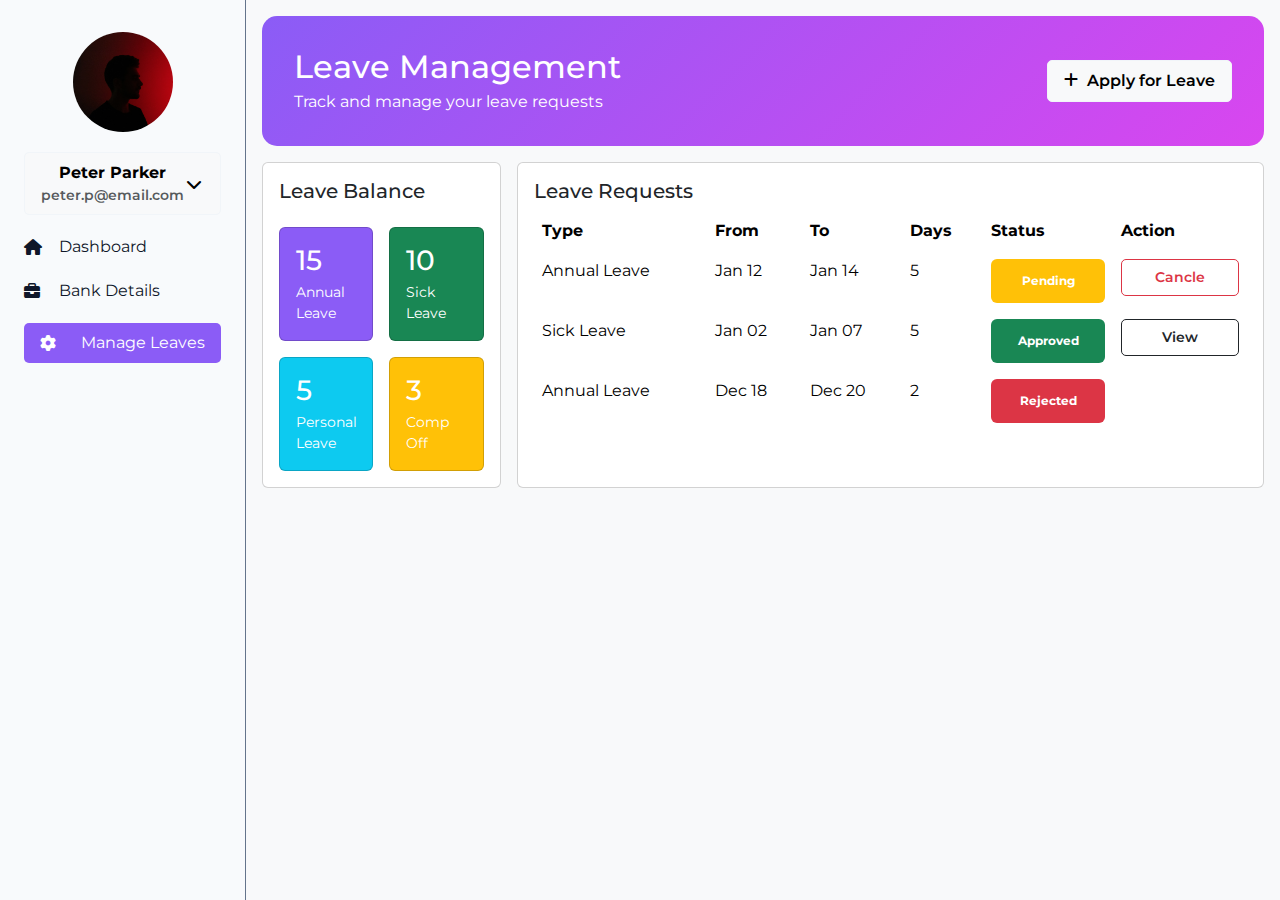
<file: employee/leave-managment.html>
<!DOCTYPE html>
<html lang="en">
  <head>
    <meta charset="UTF-8" />
    <meta name="viewport" content="width=device-width, initial-scale=1.0" />
    <title>Employee Dashboard</title>
    <link
      href="https://cdnjs.cloudflare.com/ajax/libs/bootstrap/5.3.2/css/bootstrap.min.css"
      rel="stylesheet"
    />
    <link
      href="https://cdnjs.cloudflare.com/ajax/libs/font-awesome/6.4.0/css/all.min.css"
      rel="stylesheet"
    />
    <link rel="stylesheet" href="../public/styles/global.css" />
    <link rel="stylesheet" href="../public/styles/sidebar.css" />
    <style>
      main {
        width: 100%;
      }
    </style>
  </head>

  <body class="bg-light d-flex">
    <aside>
      <div class="d-flex">
        <img
          class="avatar shadow-medium mx-auto"
          src="/public/images/emp1.jpg"
          width="100"
          alt=""
        />
      </div>
      <div class="dropdown">
        <button
          class="btn btn-light w-100 d-flex align-items-center justify-content-between"
          type="button"
          data-bs-toggle="dropdown"
        >
          <div>
            <div class="fw-bold">Peter Parker</div>
            <div class="small text-muted">peter.p@email.com</div>
          </div>
          <i class="fas fa-chevron-down"></i>
        </button>
        <ul class="dropdown-menu w-100">
          <li>
            <a class="dropdown-item" href="./profile.html"
              ><i class="fas fa-user me-2"></i>Profile</a
            >
          </li>
          <li>
            <a class="dropdown-item" href="../settings.html"
              ><i class="fas fa-gear me-2"></i>Settings</a
            >
          </li>
          <li>
            <hr class="dropdown-divider" />
          </li>
          <li>
            <a class="dropdown-item text-danger" href="/logout.html"
              ><i class="fas fa-right-from-bracket me-2"></i>Log out</a
            >
          </li>
        </ul>
      </div>
      <a class="" href="./dashboard.html">
        <i class="fa-solid fa-house"></i>
        <span>Dashboard</span>
      </a>
      <a class="" href="./bank-details.html">
        <i class="fa-solid fa-briefcase"></i>
        <span>Bank Details</span>
      </a>
      <a class="active" href="./leave-managment.html">
        <i class="fa-solid fa-gear"></i>
        <span>Manage Leaves</span>
      </a>
    </aside>
    <main>
      <!-- Mobile Responsive header -->
      <header>
        <nav class="navbar d-lg-none">
          <div class="container-fluid">
            <button
              class="navbar-toggler border-0"
              type="button"
              data-bs-toggle="offcanvas"
              data-bs-target="#offcanvasExample"
              aria-controls="offcanvasExample"
            >
              <span class="navbar-toggler-icon"></span>
            </button>
            <!-- Profile Dropdown -->
            <div class="dropdown">
              <button
                class="btn btn-light d-flex align-items-center"
                type="button"
                data-bs-toggle="dropdown"
                aria-expanded="false"
              >
                <span>Peter Parker</span>
              </button>
              <ul class="dropdown-menu dropdown-menu-end p-2">
                <!-- Profile Header -->
                <li class="profile-header">
                  <img
                    src="/public/images/emp1.jpg"
                    alt="Avatar"
                    class="profile-avatar rounded-circle object-fit-cover"
                    width="90"
                  />
                  <div class="mt-2">Peter Parker</div>
                  <div class="profile-email">peter.p@email.com</div>
                </li>
                <!-- Dropdown Items -->
                <li>
                  <a class="dropdown-item fs-5" href="./profile.html"
                    >View Profile</a
                  >
                </li>
                <li>
                  <a
                    class="dropdown-item text-danger fs-5 fw-medium"
                    href="../logout.html"
                    >Logout</a
                  >
                </li>
              </ul>
            </div>
            <div
              class="offcanvas offcanvas-start"
              tabindex="-1"
              id="offcanvasExample"
              aria-labelledby="offcanvasExampleLabel"
            >
              <div class="offcanvas-header">
                <h5 class="offcanvas-title" id="offcanvasExampleLabel">
                  Astron
                </h5>
                <button
                  type="button"
                  class="btn-close text-reset"
                  data-bs-dismiss="offcanvas"
                  aria-label="Close"
                ></button>
              </div>
              <div class="offcanvas-body">
                <ul class="navbar-nav fw-medium fs-5">
                  <li class="nav-item">
                    <a class="nav-link" aria-current="page" href="./dashboard.html"
                      >Dashboard</a
                    >
                  </li>
                  <li class="nav-item">
                    <a class="nav-link" href="./bank-details.html">Bank Details</a>
                  </li>
                  <li class="nav-item">
                    <a class="nav-link active" href="./leave-managment.html"
                      >Manage Leaves</a
                    >
                  </li>
                </ul>
              </div>
            </div>
          </div>
        </nav>
      </header>
      <!-- Main content -->
      <div class="p-3">
        <!-- Header Section -->
        <div class="welcome-banner mb-3">
          <div class="row align-items-center">
            <div class="col">
              <h2 class="mb-1">Leave Management</h2>
              <p class="mb-0">Track and manage your leave requests</p>
            </div>
            <div class="col-auto">
              <a
                class="btn btn-light" href="./apply-leave.html"
              >
                <i class="fas fa-plus me-2"></i>Apply for Leave
              </a>
            </div>
          </div>
        </div>
        <div class="container-fluid px-0">
          <div class="row row-cols-md-1 row-cols-lg-2 g-3">
            <!-- Leave Balance -->
            <div class="col col-lg-3">
              <div class="card leave-card h-100">
                <div class="card-body">
                  <h5 class="section-title mb-4">Leave Balance</h5>
                  <div class="row g-3">
                    <div class="col-6">
                      <div class="card h-100 bg-primary text-white">
                        <div
                          class="card-body d-flex flex-column align-items-start justify-content-center"
                        >
                          <h3 class="mb-1">15</h3>
                          <small>Annual Leave</small>
                        </div>
                      </div>
                    </div>
                    <div class="col-6">
                      <div class="card h-100 bg-success text-white">
                        <div
                          class="card-body d-flex flex-column align-items-start justify-content-center"
                        >
                          <h3 class="mb-1">10</h3>
                          <small>Sick Leave</small>
                        </div>
                      </div>
                    </div>
                    <div class="col-6">
                      <div class="card h-100 bg-info text-white">
                        <div
                          class="card-body d-flex flex-column align-items-start justify-content-center"
                        >
                          <h3 class="mb-1">5</h3>
                          <small>Personal Leave</small>
                        </div>
                      </div>
                    </div>
                    <div class="col-6">
                      <div class="card h-100 bg-warning text-white">
                        <div
                          class="card-body d-flex flex-column align-items-start justify-content-center"
                        >
                          <h3 class="mb-1">3</h3>
                          <small>Comp Off</small>
                        </div>
                      </div>
                    </div>
                  </div>
                </div>
              </div>
            </div>
            <div class="col col-lg-9">
              <!-- Table -->
              <div class="card h-100 w-100">
                <div class="card-body">
                  <h5>Leave Requests</h5>
                  <div class="table-responsive">
                    <table class="table table-borderless table-hover">
                      <thead>
                        <tr>
                          <th>Type</th>
                          <th>From</th>
                          <th>To</th>
                          <th>Days</th>
                          <th>Status</th>
                          <th>Action</th>
                        </tr>
                      </thead>
                      <tbody>
                        <tr>
                          <td>Annual Leave</td>
                          <td>Jan 12</td>
                          <td>Jan 14</td>
                          <td>5</td>
                          <td>
                            <span class="badge w-100 py-3 bg-warning">Pending</span>
                          </td>
                          <td>
                            <a
                              class="btn btn-sm text-danger border border-danger w-100"
                              type="button"
                              data-bs-toggle="dropdown"
                            >
                              Cancle
                            </a>
                          </td>
                        </tr>
                        <tr>
                          <td>Sick Leave</td>
                          <td>Jan 02</td>
                          <td>Jan 07</td>
                          <td>5</td>
                          <td>
                            <span class="badge w-100 py-3 h-100 bg-success"
                              >Approved</span
                            >
                          </td>
                          <td>
                            <a
                              class="btn btn-sm border border-dark w-100"
                              type="button"
                              data-bs-toggle="dropdown"
                            >
                              View
                            </a>
                          </td>
                        </tr>
                        <tr>
                          <td>Annual Leave</td>
                          <td>Dec 18</td>
                          <td>Dec 20</td>
                          <td>2</td>
                          <td>
                            <span class="badge w-100 py-3 h-100 bg-danger"
                              >Rejected</span
                            >
                          </td>
                          <td></td>
                        </tr>
                      </tbody>
                    </table>
                  </div>
                </div>
              </div>
            </div>
          </div>
        </div>
      </div>
    </main>
    <script src="https://cdnjs.cloudflare.com/ajax/libs/bootstrap/5.3.2/js/bootstrap.bundle.min.js"></script>
    <script>
      // Bootstrap tooltip
      document.addEventListener("DOMContentLoaded", function () {
        const tooltipTriggerList = [].slice.call(
          document.querySelectorAll('[data-bs-toggle="tooltip"]')
        );
        tooltipTriggerList.map(function (tooltipTriggerEl) {
          return new bootstrap.Tooltip(tooltipTriggerEl);
        });
      });
      // document.getElementById('currentDate').textContent = new Date().toLocaleDateString('en-US', {
      //     weekday: 'long',
      //     year: 'numeric',
      //     month: 'long',
      //     day: 'numeric'
      // });
    </script>
    <!-- Force select atleast today date -->
    <script>
      const dateInputs = document.querySelectorAll("#startDate, #endDate");
      const today = new Date().toISOString().split("T")[0];
      dateInputs.forEach((input, index) => {
        if (index == 0) {
          input.value = today;
        }
        input.setAttribute("min", today);
      });
    </script>
  </body>
</html>
</file>
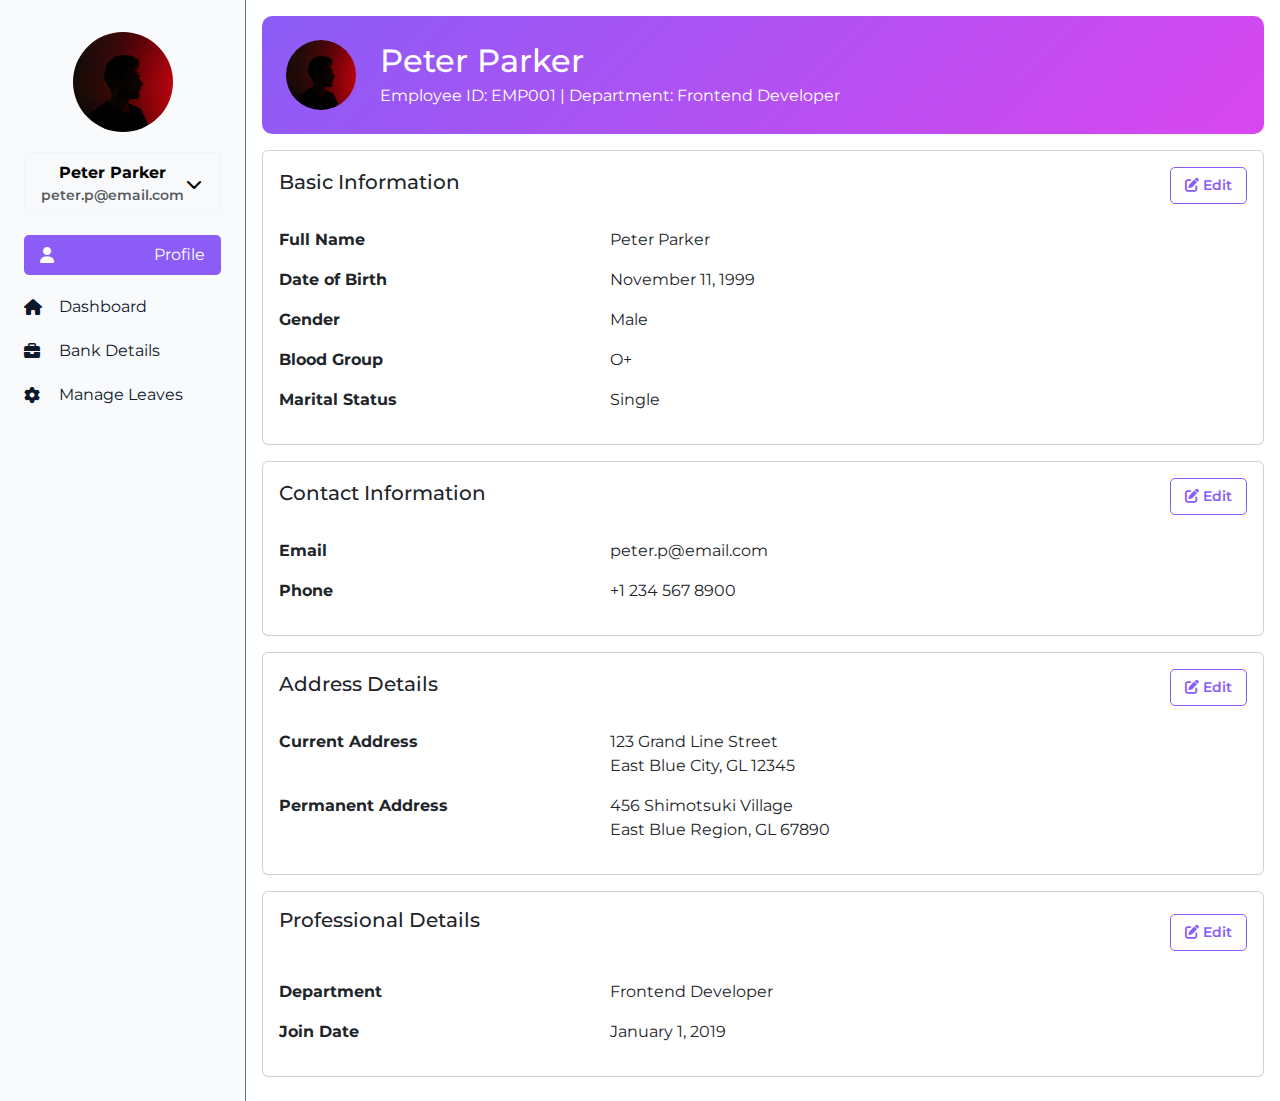
<file: employee/profile.html>
<!DOCTYPE html>
<html lang="en">
  <head>
    <meta charset="UTF-8" />
    <meta name="viewport" content="width=device-width, initial-scale=1.0" />
    <title>Employee Dashboard</title>
    <!-- CSS Links -->
    <link
      href="https://cdnjs.cloudflare.com/ajax/libs/bootstrap/5.3.2/css/bootstrap.min.css"
      rel="stylesheet"
    />
    <link
      href="https://cdnjs.cloudflare.com/ajax/libs/font-awesome/6.4.0/css/all.min.css"
      rel="stylesheet"
    />
    <link rel="stylesheet" href="../public/styles/global.css" />
    <link rel="stylesheet" href="../public/styles/sidebar.css" />
    <style>
      main {
        width: 100%;
      }
    </style>
  </head>

  <body style="display: flex">
    <aside>
      <div class="d-flex justify-content-center">
        <img
          class="avatar shadow-medium"
          src="/public/images/emp1.jpg"
          width="100"
          alt=""
        />
      </div>
      <div class="dropdown">
        <button
          class="btn btn-light w-100 d-flex align-items-center justify-content-between"
          type="button"
          data-bs-toggle="dropdown"
        >
          <div>
            <div class="fw-bold">Peter Parker</div>
            <div class="small text-muted">peter.p@email.com</div>
          </div>
          <i class="fas fa-chevron-down"></i>
        </button>
        <ul class="dropdown-menu w-100">
          <li>
            <a class="dropdown-item" href="./profile.html"
              ><i class="fas fa-user me-2"></i>Profile</a
            >
          </li>
          <li>
            <a class="dropdown-item" href="../settings.html"
              ><i class="fas fa-gear me-2"></i>Settings</a
            >
          </li>
          <li>
            <hr class="dropdown-divider" />
          </li>
          <li>
            <a class="dropdown-item text-danger" href="../logout.html"
              ><i class="fas fa-right-from-bracket me-2"></i>Log out</a
            >
          </li>
        </ul>
      </div>
      <a class="active" href="./profile.html">
        <i class="fa-solid fa-user"></i>
        <span>Profile</span>
      </a>
      <a class="" href="./dashboard.html">
        <i class="fa-solid fa-house"></i>
        <span>Dashboard</span>
      </a>
      <a class="" href="./bank-details.html">
        <i class="fa-solid fa-briefcase"></i>
        <span>Bank Details</span>
      </a>
      <a class="" href="./leave-managment.html">
        <i class="fa-solid fa-gear"></i>
        <span>Manage Leaves</span>
      </a>
    </aside>
    <main class="">
      <!-- Mobile Responsive navbar -->
      <header>
        <nav class="navbar d-lg-none">
          <div class="container-fluid">
            <button
              class="navbar-toggler border-0"
              type="button"
              data-bs-toggle="offcanvas"
              data-bs-target="#offcanvasExample"
              aria-controls="offcanvasExample"
            >
              <span class="navbar-toggler-icon"></span>
            </button>
            <!-- Profile Dropdown -->
            <div class="dropdown">
              <button
                class="btn btn-light d-flex align-items-center"
                type="button"
                data-bs-toggle="dropdown"
                aria-expanded="false"
              >
                <span>Peter Parker</span>
              </button>
              <ul class="dropdown-menu dropdown-menu-end p-2">
                <!-- Profile Header -->
                <li class="profile-header">
                  <img
                    src="/public/images/emp1.jpg"
                    alt="Avatar"
                    class="profile-avatar rounded-circle object-fit-cover"
                    width="90"
                  />
                  <div class="mt-2">Peter Parker</div>
                  <div class="profile-email">john.doe@example.com</div>
                </li>
                <!-- Dropdown Items -->
                <li>
                  <a class="dropdown-item fs-5 fw-bold" href="./profile.html"
                    >View Profile</a
                  >
                </li>
                <li>
                  <a
                    class="dropdown-item text-danger fs-5 fw-medium"
                    href="../logout.html"
                    >Logout</a
                  >
                </li>
              </ul>
            </div>
            <div
              class="offcanvas offcanvas-start"
              tabindex="-1"
              id="offcanvasExample"
              aria-labelledby="offcanvasExampleLabel"
            >
              <div class="offcanvas-header">
                <h5 class="offcanvas-title" id="offcanvasExampleLabel">
                  Astron
                </h5>
                <button
                  type="button"
                  class="btn-close text-reset"
                  data-bs-dismiss="offcanvas"
                  aria-label="Close"
                ></button>
              </div>
              <div class="offcanvas-body">
                <ul class="navbar-nav fw-medium fs-5">
                  <li class="nav-item">
                    <a
                      class="nav-link"
                      aria-current="page"
                      href="./dashboard.html"
                      >Dashboard</a
                    >
                  </li>
                  <li class="nav-item">
                    <a class="nav-link" href="./bank-details.html"
                      >Bank Details</a
                    >
                  </li>
                  <li class="nav-item">
                    <a class="nav-link" href="./leave-managment.html"
                      >Manage Leaves</a
                    >
                  </li>
                </ul>
              </div>
            </div>
          </div>
        </nav>
      </header>
      <!-- Main content -->
      <!-- Profile Header -->
      <div class="profile-header mx-3 mb-3 mt-lg-3">
        <div class="row align-items-center">
          <div class="col-auto">
            <img
              src="/public/images/emp1.jpg"
              width="70"
              height="70"
              alt="Profile"
              class="rounded-circle"
            />
          </div>
          <div class="col">
            <h2 class="mb-1">Peter Parker</h2>
            <p class="mb-0">
              <span class="text-nowrap">Employee ID: EMP001</span> |
              <span class="text-nowrap">Department: Frontend Developer</span>
            </p>
          </div>
        </div>
      </div>

      <!-- Personal Information -->
      <div class="row gx-0 row-cols-1 gap-3 mb-4 mx-3">
        <div class="card info-card col">
          <div class="card-body">
            <div class="d-flex justify-content-between align-items-center mb-4">
              <h5 class="section-title">Basic Information</h5>
              <button class="btn btn-sm btn-outline-primary edit-button">
                <i class="fas fa-edit"></i> Edit
              </button>
            </div>
            <div class="row mb-3">
              <div class="col-sm-4">
                <strong>Full Name</strong>
              </div>
              <div class="col-sm-8">Peter Parker</div>
            </div>
            <div class="row mb-3">
              <div class="col-sm-4">
                <strong>Date of Birth</strong>
              </div>
              <div class="col-sm-8">November 11, 1999</div>
            </div>
            <div class="row mb-3">
              <div class="col-sm-4">
                <strong>Gender</strong>
              </div>
              <div class="col-sm-8">Male</div>
            </div>
            <div class="row mb-3">
              <div class="col-sm-4">
                <strong>Blood Group</strong>
              </div>
              <div class="col-sm-8">O+</div>
            </div>
            <div class="row mb-3">
              <div class="col-sm-4">
                <strong>Marital Status</strong>
              </div>
              <div class="col-sm-8">Single</div>
            </div>
          </div>
        </div>

        <div class="card info-card col">
          <div class="card-body">
            <div class="d-flex justify-content-between align-items-center mb-4">
              <h5 class="section-title">Contact Information</h5>
              <button class="btn btn-sm btn-outline-primary edit-button">
                <i class="fas fa-edit"></i> Edit
              </button>
            </div>
            <div class="row mb-3">
              <div class="col-sm-4">
                <strong>Email</strong>
              </div>
              <div class="col-sm-8">peter.p@email.com</div>
            </div>
            <div class="row mb-3">
              <div class="col-sm-4">
                <strong>Phone</strong>
              </div>
              <div class="col-sm-8">+1 234 567 8900</div>
            </div>
          </div>
        </div>
        <div class="card info-card col">
          <div class="card-body">
            <div class="d-flex justify-content-between align-items-center mb-4">
              <h5 class="section-title">Address Details</h5>
              <button class="btn btn-sm btn-outline-primary edit-button">
                <i class="fas fa-edit"></i> Edit
              </button>
            </div>
            <div class="row mb-3">
              <div class="col-sm-4">
                <strong>Current Address</strong>
              </div>
              <div class="col-sm-8">
                123 Grand Line Street<br />
                East Blue City, GL 12345
              </div>
            </div>
            <div class="row mb-3">
              <div class="col-sm-4">
                <strong>Permanent Address</strong>
              </div>
              <div class="col-sm-8">
                456 Shimotsuki Village<br />
                East Blue Region, GL 67890
              </div>
            </div>
          </div>
        </div>

        <div class="card info-card col">
          <div class="card-body">
            <div class="d-flex justify-content-between align-items-center mb-4">
              <h5 class="section-title mb-4">Professional Details</h5>
              <button class="btn btn-sm btn-outline-primary edit-button">
                <i class="fas fa-edit"></i> Edit
              </button>
            </div>
            <div class="row mb-3">
              <div class="col-sm-4">
                <strong>Department</strong>
              </div>
              <div class="col-sm-8">Frontend Developer</div>
            </div>
            <div class="row mb-3">
              <div class="col-sm-4">
                <strong>Join Date</strong>
              </div>
              <div class="col-sm-8">January 1, 2019</div>
            </div>
          </div>
        </div>
      </div>
    </main>

    <!-- Only for updating DOM elements with logged user data -->
    <!-- <script src="../public/javascripts/state.js" type="module"></script> -->
    <!-- Code related to this page like dropdowns data etc -->
    <!-- <script src="../public/javascripts/add-employee.js"></script> -->

    <!-- Bootstrap minified JS -->
    <script src="https://cdnjs.cloudflare.com/ajax/libs/bootstrap/5.3.2/js/bootstrap.bundle.min.js"></script>
  </body>
</html>
</file>
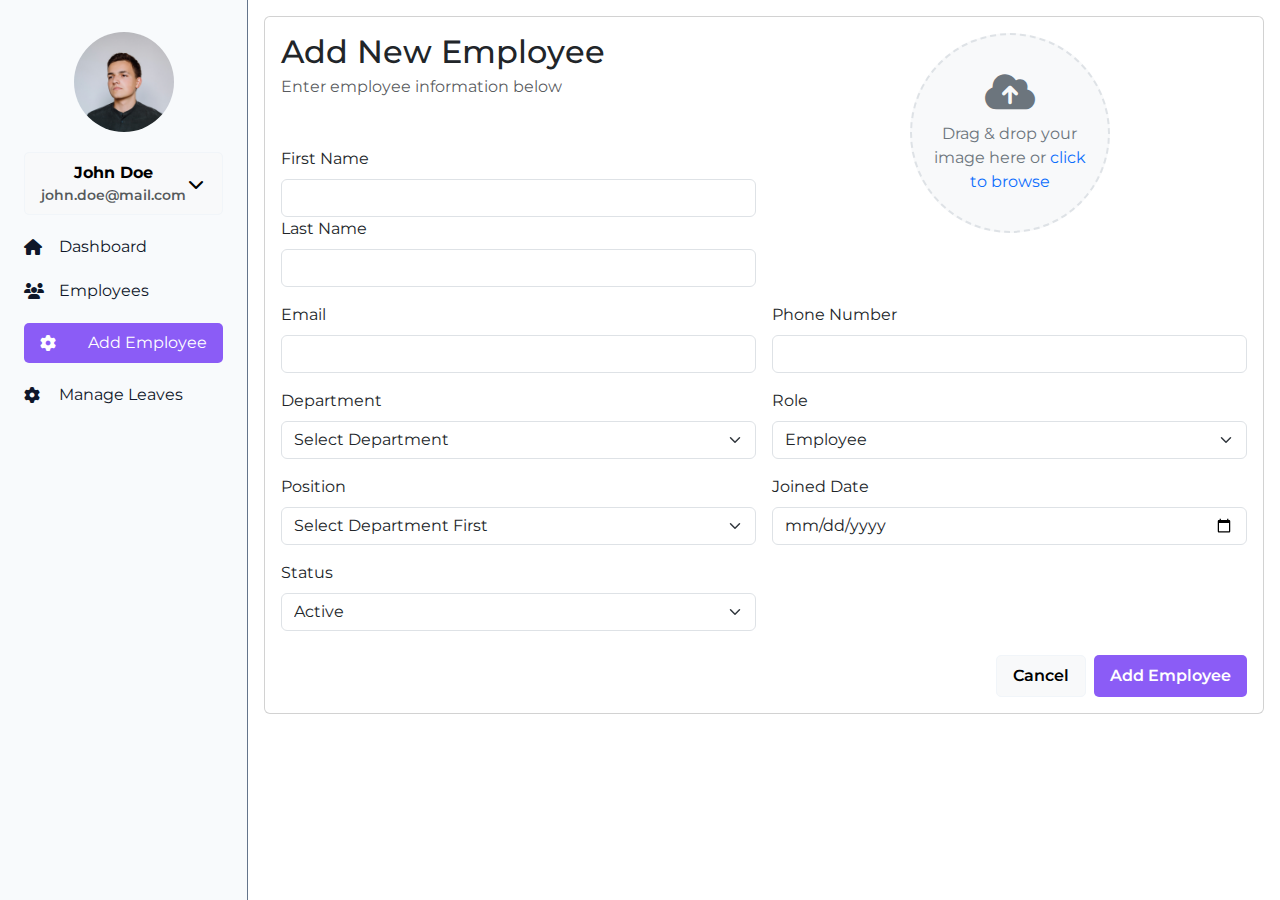
<file: manager/add-employee.html>
<!DOCTYPE html>
<html lang="en">
  <head>
    <meta charset="UTF-8" />
    <meta name="viewport" content="width=device-width, initial-scale=1.0" />
    <title>Add Employee</title>

    <!-- Checks if manager is authenticated -->
    <!-- <script src="../public/javascripts/check.js" type="module"></script> -->

    <!-- CSS Links -->
    <link
      href="https://cdnjs.cloudflare.com/ajax/libs/bootstrap/5.3.2/css/bootstrap.min.css"
      rel="stylesheet"
    />
    <link
      href="https://cdnjs.cloudflare.com/ajax/libs/font-awesome/6.4.0/css/all.min.css"
      rel="stylesheet"
    />
    <link rel="stylesheet" href="../public/styles/global.css" />
    <link rel="stylesheet" href="../public/styles/sidebar.css" />
    <style>
      main {
        width: 100%;
      }

      .image-upload-container {
        width: 200px;
        position: relative;
      }

      .avatar-preview {
        width: 200px;
        height: 200px;
        border-radius: 50%;
        overflow: hidden;
        margin-bottom: 10px;
        background-color: #f8f9fa;
        display: flex;
        flex-direction: column;
        justify-content: center;
        align-items: center;
        border: 2px dashed #dee2e6;
        cursor: pointer;
        transition: all 0.3s ease;
      }

      .upload-icon {
        font-size: 2.5rem;
        color: #6c757d;
        margin-bottom: 10px;
      }

      .upload-text {
        color: #6c757d;
        text-align: center;
        padding: 0 20px;
      }

      .error-feedback {
        color: #dc3545;
        font-size: 0.875em;
        margin-top: 0.25rem;
        display: none;
      }
    </style>
  </head>

  <body style="display: flex">
    <!-- Sidebar -->
    <aside>
      <div class="d-flex justify-content-center">
        <img
          class="avatar shadow-medium"
          src="/public/images/emp2.jpg"
          width="100"
          alt=""
        />
      </div>
      <div class="dropdown">
        <button
          class="btn btn-light w-100 d-flex align-items-center justify-content-between"
          type="button"
          data-bs-toggle="dropdown"
        >
          <div>
            <div class="fw-bold">John Doe</div>
            <div class="small text-muted">john.doe@mail.com</div>
          </div>
          <i class="fas fa-chevron-down"></i>
        </button>
        <ul class="dropdown-menu w-100">
          <li>
            <a class="dropdown-item" href="./profile.html"
              ><i class="fas fa-user me-2"></i>Profile</a
            >
          </li>
          <li>
            <a class="dropdown-item" href="../settings.html"
              ><i class="fas fa-gear me-2"></i>Settings</a
            >
          </li>
          <li>
            <hr class="dropdown-divider" />
          </li>
          <li>
            <a class="dropdown-item text-danger" href="../logout.html"
              ><i class="fas fa-right-from-bracket me-2"></i>Log out</a
            >
          </li>
        </ul>
      </div>
      <a class="" href="./dashboard.html">
        <i class="fa-solid fa-house"></i>
        <span>Dashboard</span>
      </a>
      <a class="" href="./employees.html">
        <i class="fa-solid fa-users"></i>
        <span>Employees</span>
      </a>
      <a class="active" href="./add-employee.html">
        <i class="fa-solid fa-gear"></i>
        <span>Add Employee</span>
      </a>
      <a class="" href="./leave-managment.html">
        <i class="fa-solid fa-gear"></i>
        <span>Manage Leaves</span>
      </a>
    </aside>
    <main>
      <!-- Mobile Responsive navbar -->
      <header>
        <nav class="navbar d-lg-none">
          <div class="container-fluid">
            <button
              class="navbar-toggler border-0"
              type="button"
              data-bs-toggle="offcanvas"
              data-bs-target="#offcanvasExample"
              aria-controls="offcanvasExample"
            >
              <span class="navbar-toggler-icon"></span>
            </button>
            <!-- Profile Dropdown -->
            <div class="dropdown">
              <button
                class="btn btn-light d-flex align-items-center"
                type="button"
                data-bs-toggle="dropdown"
                aria-expanded="false"
              >
                <span>John Doe</span>
              </button>
              <ul class="dropdown-menu dropdown-menu-end p-2">
                <!-- Profile Header -->
                <li class="profile-header">
                  <img
                    src="/public/images/emp2.jpg"
                    alt="Avatar"
                    class="avatar"
                    width="90"
                    height="90"
                  />
                  <div class="mt-2">John Doe</div>
                  <div class="profile-email">john.doe@example.com</div>
                </li>
                <!-- Dropdown Items -->
                <li>
                  <a class="dropdown-item fs-5 fw-medium" href="./profile"
                    >View Profile</a
                  >
                </li>
                <li>
                  <a
                    class="dropdown-item text-danger fs-5 fw-medium"
                    href="../logout.html"
                    >Logout</a
                  >
                </li>
              </ul>
            </div>
            <div
              class="offcanvas offcanvas-start"
              tabindex="-1"
              id="offcanvasExample"
              aria-labelledby="offcanvasExampleLabel"
            >
              <div class="offcanvas-header">
                <h5 class="offcanvas-title" id="offcanvasExampleLabel">
                  Astron
                </h5>
                <button
                  type="button"
                  class="btn-close text-reset"
                  data-bs-dismiss="offcanvas"
                  aria-label="Close"
                ></button>
              </div>
              <div class="offcanvas-body">
                <ul class="navbar-nav fw-medium fs-5">
                  <li class="nav-item">
                    <a class="nav-link" aria-current="page" href="./dashboard.html"
                      >Dashboard</a
                    >
                  </li>
                  <li class="nav-item">
                    <a class="nav-link" href="./employees.html">Employees</a>
                  </li>
                  <li class="nav-item">
                    <a class="nav-link active" href="./add-employee.html"
                      >Add Employee</a
                    >
                  </li>
                  <li class="nav-item">
                    <a class="nav-link" href="./leave-managment.html"
                      >Manage Leaves</a
                    >
                  </li>
                </ul>
              </div>
            </div>
          </div>
        </nav>
      </header>
      <!-- Main content -->
      <div class="px-3 p-lg-3">
        <div class="card">
          <div class="card-body">
            <form id="add-emp-form">
              <div class="row g-3 mb-3">
                <div class="col">
                  <!-- Header with title and avatar -->
                  <div class="mb-5">
                    <div class="col">
                      <h2 class="mb-1">Add New Employee</h2>
                      <p class="text-muted mb-0">
                        Enter employee information below
                      </p>
                    </div>
                  </div>
                  <div class="">
                    <label for="first_name" class="form-label"
                      >First Name</label
                    >
                    <input
                      type="text"
                      class="form-control"
                      id="first_name"
                      name="first_name"
                      required
                    />
                  </div>
                  <div class="">
                    <label for="last_name" class="form-label">Last Name</label>
                    <input
                      type="text"
                      class="form-control"
                      id="last_name"
                      name="last_name"
                      required
                    />
                  </div>
                </div>
                <div class="col">
                  <div class="image-upload-container mx-auto">
                    <div class="avatar-preview" id="avatar-preview">
                      <i class="fas fa-cloud-upload-alt upload-icon"></i>
                      <div class="upload-text">
                        <span>Drag & drop your image here or</span>
                        <span class="text-primary">click to browse</span>
                      </div>
                    </div>
                    <input
                      type="file"
                      id="avatar"
                      name="profile_image"
                      accept="image/*"
                      hidden
                    />
                    <div class="error-feedback" id="avatar-error"></div>
                  </div>
                </div>
              </div>
              <!-- Personal Information -->
              <div class="row g-3 mb-3">
                <div class="col-md-6">
                  <label for="email" class="form-label">Email</label>
                  <input
                    type="email"
                    class="form-control"
                    id="email"
                    name="email"
                    required
                  />
                </div>
                <div class="col-md-6">
                  <label for="phone_no" class="form-label">Phone Number</label>
                  <input
                    type="tel"
                    class="form-control"
                    id="phone_no"
                    name="phone_no"
                    required
                  />
                </div>
              </div>

              <div class="row g-3 mb-3">
                <div class="col-md-6">
                  <label for="department" class="form-label">Department</label>
                  <select
                    class="form-select"
                    id="department"
                    name="department"
                    required
                    onchange="updateRoles()"
                  >
                    <option value="">Select Department</option>
                    <option value="Engineering">Engineering</option>
                    <option value="Design">Design</option>
                    <option value="Management">Management</option>
                    <option value="Operations">Operations</option>
                    <option value="Support">Support</option>
                  </select>
                </div>
                <div class="col-md-6">
                  <label for="role" class="form-label">Role</label>
                  <select class="form-select" id="role" name="role" required>
                    <!-- <option value="">Select Role</option> -->
                    <option value="EMPLOYEE">Employee</option>
                    <option value="MANAGER">Manager</option>
                  </select>
                </div>
                <div class="col-md-6">
                  <label for="position" class="form-label">Position</label>
                  <select
                    class="form-select"
                    id="position"
                    name="position"
                    required
                  >
                    <option value="">Select Department First</option>
                  </select>
                </div>
                <div class="col-md-6">
                  <label for="joined_date" class="form-label"
                    >Joined Date</label
                  >
                  <input
                    type="date"
                    class="form-control"
                    id="joined_date"
                    name="joined_date"
                    required
                  />
                </div>
                <div class="col-md-6">
                  <label for="status" class="form-label">Status</label>
                  <select
                    class="form-select"
                    id="status"
                    name="status"
                    required
                  >
                    <option value="ACTIVE">Active</option>
                    <option value="INACTIVE">Inactive</option>
                    <option value="ON_LEAVE">On Leave</option>
                  </select>
                </div>
              </div>

              <!-- Buttons -->
              <div class="d-flex justify-content-end gap-2 mt-4">
                <button type="button" class="btn btn-light">Cancel</button>
                <button type="submit" class="btn btn-primary">
                  Add Employee
                </button>
              </div>
            </form>
          </div>
        </div>
      </div>
    </main>

    <!-- Only for updating DOM elements with logged user data -->
    <!-- <script src="../public/javascripts/state.js" type="module"></script> -->

    <!-- Bootstrap minified JS -->
    <script src="https://cdnjs.cloudflare.com/ajax/libs/bootstrap/5.3.2/js/bootstrap.bundle.min.js"></script>
  </body>
</html>
</file>
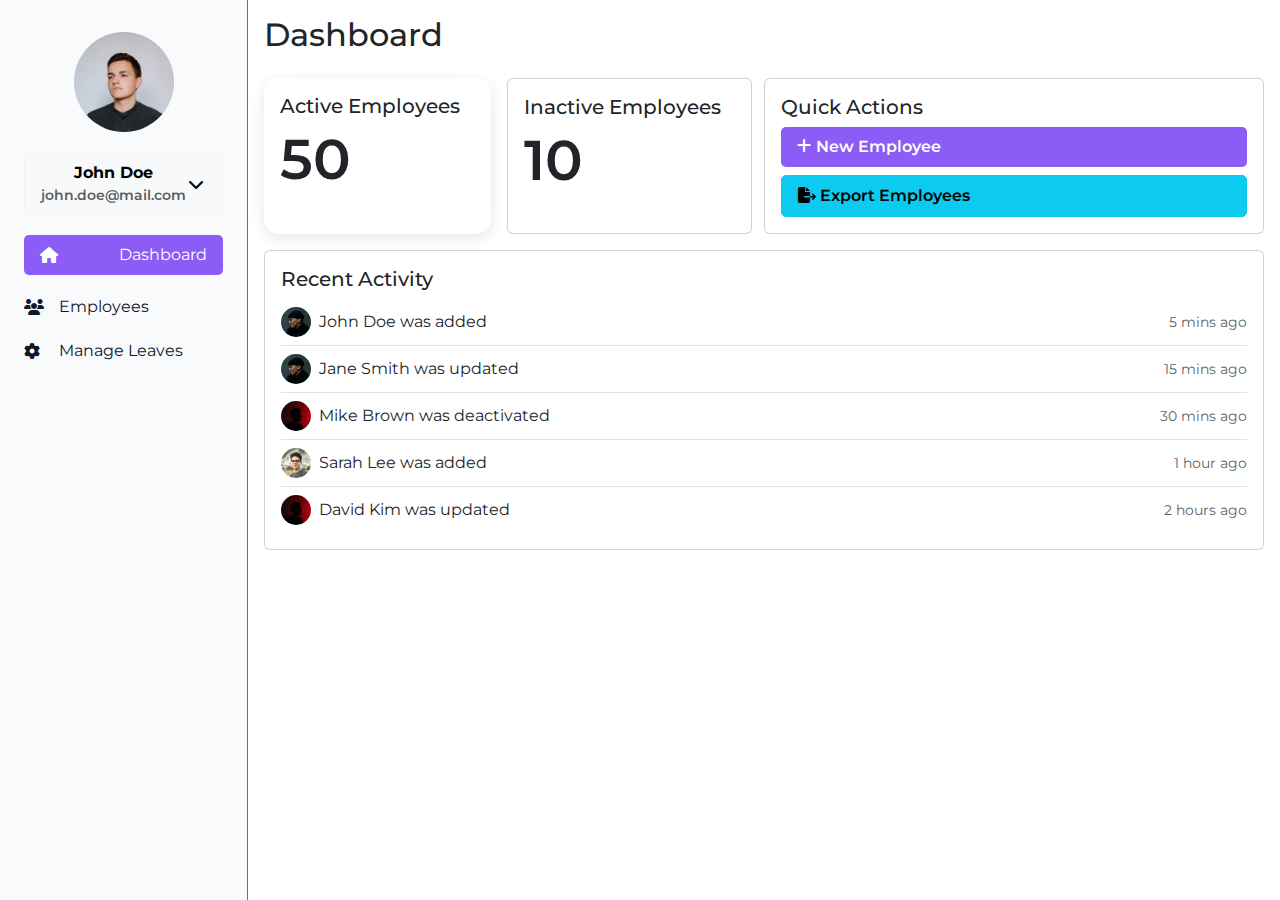
<file: manager/dashboard.html>
<!DOCTYPE html>
<html lang="en">

<head>
  <meta charset="UTF-8" />
  <meta name="viewport" content="width=device-width, initial-scale=1.0" />
  <meta name="description" content="Employee Management Dashboard" />
  <title>Manager Dashboard</title>

  <!-- Checks if manager is authenticated -->
  <!-- <script src="../public/javascripts/check.js" type="module"></script> -->

  <!-- CSS Links -->
  <link href="https://cdnjs.cloudflare.com/ajax/libs/bootstrap/5.3.2/css/bootstrap.min.css" rel="stylesheet" />
  <link href="https://cdnjs.cloudflare.com/ajax/libs/font-awesome/6.4.0/css/all.min.css" rel="stylesheet" />
  <link rel="stylesheet" href="../public/styles/global.css" />
  <link rel="stylesheet" href="../public/styles/sidebar.css" />
  <style>
    main {
      width: 100%;
    }
  </style>
</head>

<body style="display: flex;">
  <!-- Sidebar -->
  <aside>
    <div class="d-flex justify-content-center">
      <img class="avatar shadow-medium" src="/public/images/emp2.jpg" width="100" height="100" alt="User Avatar">
    </div>
    <div class="dropdown">
      <button class="btn btn-light w-100 d-flex align-items-center justify-content-between" type="button"
        data-bs-toggle="dropdown">
        <div>
          <div class="fw-bold">John Doe</div>
          <div class="small text-muted">john.doe@mail.com</div>
        </div>
        <i class="fas fa-chevron-down"></i>
      </button>
      <ul class="dropdown-menu w-100">
        <li><a class="dropdown-item" href="./profile.html"><i class="fas fa-gear me-2"></i>Profile</a></li>
        <li><a class="dropdown-item" href="../settings.html"><i class="fas fa-bell me-2"></i>Settings</a></li>
        <li>
          <hr class="dropdown-divider">
        </li>
        <li><a class="dropdown-item text-danger" href="../logout.html"><i class="fas fa-right-from-bracket me-2"></i>Log
            out</a></li>
      </ul>
    </div>
    <a class="active" href="./dashboard.html">
      <i class="fa-solid fa-house"></i>
      <span>Dashboard</span>
    </a>
    <a class="" href="./employees.html">
      <i class="fa-solid fa-users"></i>
      <span>Employees</span>
    </a>
    <a href="./leave-managment.html">
      <i class="fa-solid fa-gear"></i>
      <span>Manage Leaves</span>
    </a>
  </aside>

  <main>
    <!-- Mobile Responsive navbar -->
    <header>
      <nav class="navbar d-lg-none">
        <div class="container-fluid">
          <button class="navbar-toggler border-0" type="button" data-bs-toggle="offcanvas" data-bs-target="#offcanvasExample"
            aria-controls="offcanvasExample">
            <span class="navbar-toggler-icon"></span>
          </button>
          <!-- Profile Dropdown -->
          <div class="dropdown">
            <button class="btn btn-light d-flex align-items-center" type="button" data-bs-toggle="dropdown"
              aria-expanded="false">
              <span>John Doe</span>
            </button>
            <ul class="dropdown-menu dropdown-menu-end p-2">
              <!-- Profile Header -->
              <li class="profile-header">
                <img
                  src="/public/images/emp2.jpg"
                  alt="Avatar" class="avatar object-fit-cover" width="90">
                <div class="mt-2">John Doe</div>
                <div class="profile-email">john.doe@example.com</div>
              </li>
              <!-- Dropdown Items -->
              <li><a class="dropdown-item fs-5 fw-medium" href="./profile.html">View Profile</a></li>
              <li><a class="dropdown-item text-danger fs-5 fw-medium" href="../logout.html">Logout</a></li>
            </ul>
          </div>
          <div class="offcanvas offcanvas-start" tabindex="-1" id="offcanvasExample"
            aria-labelledby="offcanvasExampleLabel">
            <div class="offcanvas-header">
              <h5 class="offcanvas-title" id="offcanvasExampleLabel">
                Astron
              </h5>
              <button type="button" class="btn-close text-reset" data-bs-dismiss="offcanvas"
                aria-label="Close"></button>
            </div>
            <div class="offcanvas-body">
              <ul class="navbar-nav fw-medium fs-5">
                <li class="nav-item">
                  <a class="nav-link active" aria-current="page" href="./dashboard.html">Dashboard</a>
                </li>
                <li class="nav-item">
                  <a class="nav-link" href="./employees.html">Employees</a>
                </li>
                <li class="nav-item">
                  <a class="nav-link" href="./leave-managment.html">Manage Leaves</a>
                </li>
              </ul>
            </div>
          </div>
        </div>
      </nav>
    </header>
    <!-- Main content -->
    <div class="p-3">
      <div>
        <div class="d-flex justify-content-between align-items-center mb-4">
          <h2 class="mb-0">Dashboard</h2>
        </div>
      </div>
      <div class="row">
        <div class="col-12 col-md-6 d-flex gap-3">
          <div class="card stat-card flex-fill">
            <div class="card-body p-3">
              <h5 class="card-title">Active <span class="d-lg-inline d-none">Employees</span></h5>
              <p class="card-text display-4 fw-semibold">50</p>
            </div>
          </div>
          <div class="card flex-fill">
            <div class="card-body p-3">
              <h5 class="card-title">Inactive <span class="d-lg-inline d-none">Employees</span></h5>
              <p class="card-text display-4 fw-semibold">10</p>
            </div>
          </div>
        </div>
        <div class="col-12 col-md-6 mt-3 mt-lg-0 ps-lg-0">
          <div class="card">
            <div class="card-body p-3">
              <h5 class="card-title">Quick Actions</h5>
              <div class="d-grid gap-2">
                <button class="btn btn-primary text-start" onclick="window.location.href='./add-employee.html'">
                  <i class="fa-solid fa-plus"></i> New Employee
                </button>
                <!-- <button class="btn btn-secondary text-start">
                  <i class="fa-solid fa-file-import"></i> Import Employees
                </button> -->
                <button class="btn btn-info text-start">
                  <i class="fa-solid fa-file-export"></i> Export Employees
                </button>
              </div>
            </div>
          </div>
        </div>
      </div>
      <div class="row mt-3">
        <div class="col-12">
          <div class="card">
            <div class="card-body p-3">
              <h5 class="card-title">Recent Activity</h5>
              <ul class="list-group list-group-flush">
                <li class="list-group-item px-0 py-2 d-flex align-items-center">
                  <div class="avatar-sm d-lg-block d-none me-2">
                    <img
                      src="/public/images/emp3.jpg"
                      width="30" height="30"  alt="John Doe" class="avatar">
                  </div>
                  <div class="flex-grow-1 d-flex justify-content-between align-items-center">
                    <span class="">John Doe was added</span>
                    <small class="text-muted">5 mins ago</small>
                  </div>
                </li>
                <li class="list-group-item px-0 py-2 d-flex align-items-center">
                  <div class="avatar-sm d-lg-block d-none me-2">
                    <img
                      src="/public/images/emp3.jpg"
                      width="30" height="30" alt="Jane Smith" class="avatar rounded-circle">
                  </div>
                  <div class="flex-grow-1 d-flex justify-content-between align-items-center">
                    <span class="">Jane Smith was updated</span>
                    <small class="text-muted">15 mins ago</small>
                  </div>
                </li>
                <li class="list-group-item px-0 py-2 d-flex align-items-center">
                  <div class="avatar-sm d-lg-block d-none me-2">
                    <img
                      src="/public/images/emp1.jpg"
                      width="30" height="30" alt="Mike Brown" class="avatar rounded-circle">
                  </div>
                  <div class="flex-grow-1 d-flex justify-content-between align-items-center">
                    <span class="">Mike Brown was deactivated</span>
                    <small class="text-muted">30 mins ago</small>
                  </div>
                </li>
                <li class="list-group-item px-0 py-2 d-flex align-items-center">
                  <div class="avatar-sm d-lg-block d-none me-2">
                    <img
                      src="/public/images/emp4.jpg"
                      width="30" height="30" alt="Sarah Lee" class="avatar rounded-circle">
                  </div>
                  <div class="flex-grow-1 d-flex justify-content-between align-items-center">
                    <span class="">Sarah Lee was added</span>
                    <small class="text-muted">1 hour ago</small>
                  </div>
                </li>
                <li class="list-group-item px-0 py-2 d-flex align-items-center">
                  <div class="avatar-sm d-lg-block d-none me-2">
                    <img
                      src="/public/images/emp1.jpg"
                      width="30" height="30" alt="David Kim" class="avatar">
                  </div>
                  <div class="flex-grow-1 d-flex justify-content-between align-items-center">
                    <span class="">David Kim was updated</span>
                    <small class="text-muted">2 hours ago</small>
                  </div>
                </li>
              </ul>
            </div>
          </div>
        </div>
      </div>
  </main>
  </div>

  <!-- Only for updating DOM elements with logged user data -->
  <!-- <script src="../public/javascripts/state.js" type="module"></script> -->

  <!-- Bootstrap minified JS -->
  <script src="https://cdnjs.cloudflare.com/ajax/libs/bootstrap/5.3.2/js/bootstrap.bundle.min.js"></script>
</body>

</html>
</file>
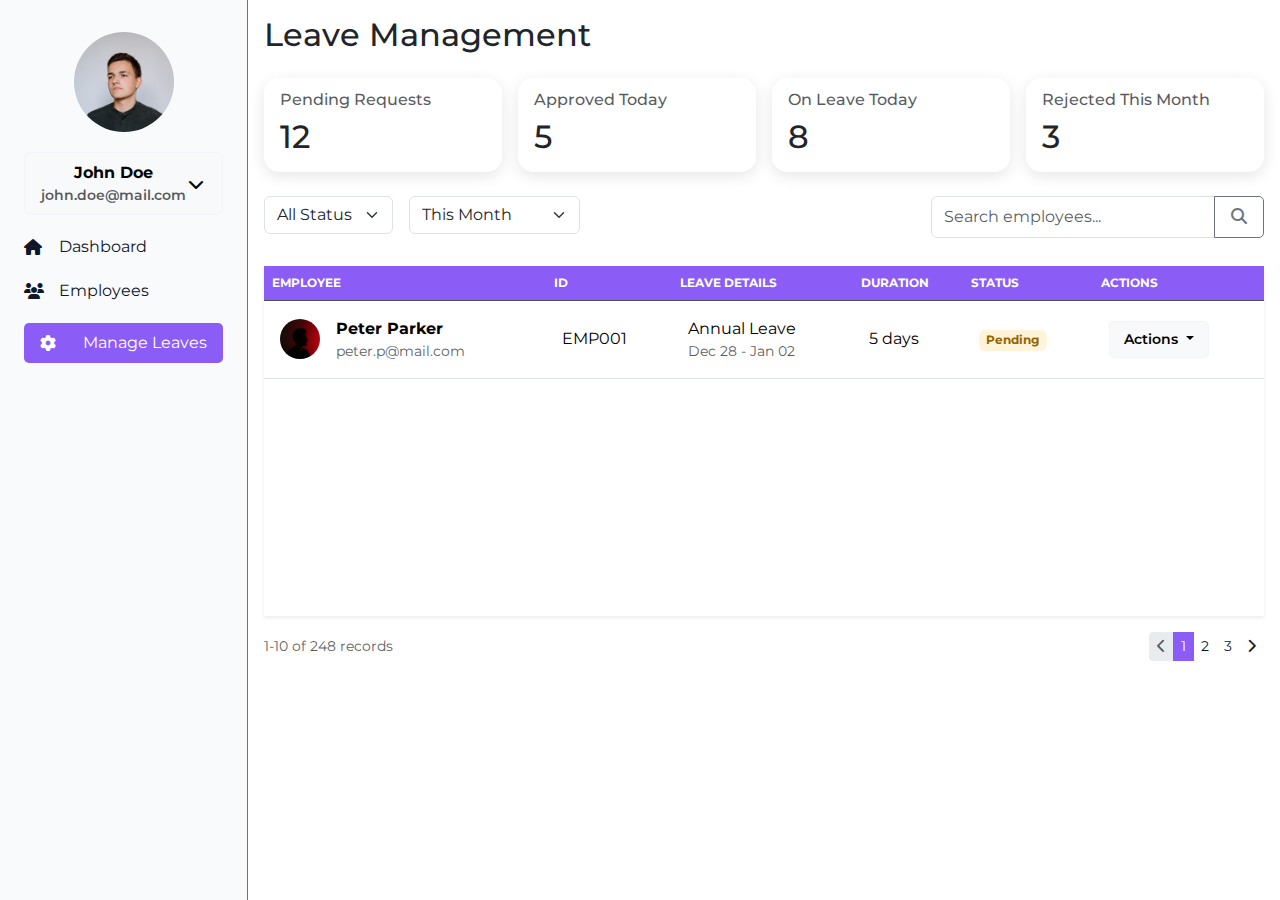
<file: manager/leave-managment.html>
<!DOCTYPE html>
<html lang="en" data-theme="light">
  <head>
    <meta charset="UTF-8" />
    <meta name="viewport" content="width=device-width, initial-scale=1.0" />
    <title>Manage Leaves</title>

    <!-- Checks if manager is authenticated -->
    <!-- <script src="/public/javascripts/check.js" type="module"></script> -->

    <!-- CSS Links -->
    <link
      href="https://cdnjs.cloudflare.com/ajax/libs/bootstrap/5.3.2/css/bootstrap.min.css"
      rel="stylesheet"
    />
    <link
      href="https://cdnjs.cloudflare.com/ajax/libs/font-awesome/6.4.0/css/all.min.css"
      rel="stylesheet"
    />
    <link rel="stylesheet" href="/public/styles/sidebar.css" />
    <link rel="stylesheet" href="/public/styles/employees.css" />
    <link rel="stylesheet" href="/public/styles/global.css" />
    <style>
      a {
        text-decoration: none;
        color: initial;
      }

      main {
        width: 100%;
      }
    </style>
  </head>

  <body class="" style="display: flex">
    <!-- Sidebar -->
    <aside>
      <div class="d-flex justify-content-center">
        <img class="avatar shadow-medium" src="/public/images/emp2.jpg" width="100" height="100" alt="" />
      </div>
      <div class="dropdown">
        <button
          class="btn btn-light w-100 d-flex align-items-center justify-content-between"
          type="button"
          data-bs-toggle="dropdown"
        >
          <div>
            <div class="fw-bold">John Doe</div>
            <div class="small text-muted">john.doe@mail.com</div>
          </div>
          <i class="fas fa-chevron-down"></i>
        </button>
        <ul class="dropdown-menu w-100">
          <li>
            <a class="dropdown-item" href="./profile.html"
              ><i class="fas fa-user me-2"></i>Profile</a
            >
          </li>
          <li>
            <a class="dropdown-item" href="../settings.html"
              ><i class="fas fa-gear me-2"></i>Settings</a
            >
          </li>
          <li>
            <hr class="dropdown-divider" />
          </li>
          <li>
            <a class="dropdown-item text-danger" href="../logout.html"
              ><i class="fas fa-right-from-bracket me-2"></i>Log out</a
            >
          </li>
        </ul>
      </div>
      <a class="" href="./dashboard.html">
        <i class="fa-solid fa-house"></i>
        <span href="">Dashboard</span>
      </a>
      <a class="" href="./employees.html">
        <i class="fa-solid fa-users"></i>
        <span href="">Employees</span>
      </a>
      <a class="active" href="./leave-managment.html">
        <i class="fa-solid fa-gear"></i>
        <span href="">Manage Leaves</span>
      </a>
    </aside>

    <main class="">
      <!-- Mobile Responsive navbar -->
      <header>
        <nav class="navbar d-lg-none">
          <div class="container-fluid">
            <button
              class="navbar-toggler border-0"
              type="button"
              data-bs-toggle="offcanvas"
              data-bs-target="#offcanvasExample"
              aria-controls="offcanvasExample"
            >
              <span class="navbar-toggler-icon"></span>
            </button>
            <!-- Profile Dropdown -->
            <div class="dropdown">
              <button
                class="btn btn-light d-flex align-items-center"
                type="button"
                data-bs-toggle="dropdown"
                aria-expanded="false"
              >
                <span>John Doe</span>
              </button>
              <ul class="dropdown-menu dropdown-menu-end p-2">
                <!-- Profile Header -->
                <li class="profile-header">
                  <img
                    src="/public/images/emp2.jpg"
                    alt="Avatar"
                    class="profile-avatar rounded-circle object-fit-cover"
                    width="90"
                  />
                  <div class="mt-2">John Doe</div>
                  <div class="profile-email">john.doe@example.com</div>
                </li>
                <!-- Dropdown Items -->
                <li>
                  <a class="dropdown-item fs-5 fw-medium" href="./profile.html"
                    >View Profile</a
                  >
                </li>
                <li>
                  <a
                    class="dropdown-item text-danger fs-5 fw-medium"
                    href="../logout.html"
                    >Logout</a
                  >
                </li>
              </ul>
            </div>
            <div
              class="offcanvas offcanvas-start"
              tabindex="-1"
              id="offcanvasExample"
              aria-labelledby="offcanvasExampleLabel"
            >
              <div class="offcanvas-header">
                <h5 class="offcanvas-title" id="offcanvasExampleLabel">
                  Astron
                </h5>
                <button
                  type="button"
                  class="btn-close text-reset"
                  data-bs-dismiss="offcanvas"
                  aria-label="Close"
                ></button>
              </div>
              <div class="offcanvas-body">
                <ul class="navbar-nav fw-medium fs-5">
                  <li class="nav-item">
                    <a class="nav-link" aria-current="page" href="./dashboard.html"
                      >Dashboard</a
                    >
                  </li>
                  <li class="nav-item">
                    <a class="nav-link" href="./employees.html">Employees</a>
                  </li>
                  <li class="nav-item">
                    <a class="nav-link active" href="./leave-managment.html"
                      >Manage Leaves</a
                    >
                  </li>
                </ul>
              </div>
            </div>
          </div>
        </nav>
      </header>
      <!-- Main content -->
      <div class="p-3">
        <h2 class="mb-4">Leave Management</h2>

        <!-- Summary Cards -->
        <div class="row gx-0 row-cols-1 row-cols-sm-2 row-cols-lg-4 g-3 mb-4">
          <div class="col">
            <div class="card h-100 stat-card">
              <div class="card-body">
                <h6 class="card-subtitle mb-2 text-muted">Pending Requests</h6>
                <h2 class="card-title mb-0">12</h2>
              </div>
            </div>
          </div>
          <div class="col">
            <div class="card h-100 stat-card">
              <div class="card-body">
                <h6 class="card-subtitle mb-2 text-muted">Approved Today</h6>
                <h2 class="card-title mb-0">5</h2>
              </div>
            </div>
          </div>
          <div class="col">
            <div class="card h-100 stat-card">
              <div class="card-body">
                <h6 class="card-subtitle mb-2 text-muted">On Leave Today</h6>
                <h2 class="card-title mb-0">8</h2>
              </div>
            </div>
          </div>
          <div class="col">
            <div class="card h-100 stat-card">
              <div class="card-body">
                <h6 class="card-subtitle mb-2 text-muted">
                  Rejected This Month
                </h6>
                <h2 class="card-title mb-0">3</h2>
              </div>
            </div>
          </div>
        </div>

        <!-- Filters and Search -->
        <div class="row gx-0 mb-4">
          <div class="col-md-8">
            <div class="d-flex flex-wrap gap-3 mb-2">
              <select class="form-select w-auto">
                <option selected>All Status</option>
                <option>Pending</option>
                <option>Approved</option>
                <option>Rejected</option>
              </select>
              <select class="form-select w-auto">
                <option selected>This Month</option>
                <option>Last Month</option>
                <option>Last 3 Months</option>
                <option>Custom Range</option>
              </select>
            </div>
          </div>
          <div class="col-md-4">
            <div class="input-group">
              <input
                type="text"
                class="form-control"
                placeholder="Search employees..."
              />
              <button class="btn btn-outline-secondary" type="button">
                <i class="fas fa-search"></i>
              </button>
            </div>
          </div>
        </div>

        <!-- Leave Requests Table -->
        <div class="border-0" style="padding: 0">
          <div
            class="shadow-sm employees-section table-responsive"
            style="min-height: 350px"
          >
            <table class="table table-hover align-middle mb-0">
              <thead class="table-dark">
                <tr>
                  <th scope="col">Employee</th>
                  <th scope="col">ID</th>
                  <th scope="col">Leave Details</th>
                  <th scope="col">Duration</th>
                  <th scope="col">Status</th>
                  <th scope="col">Actions</th>
                </tr>
              </thead>
              <tbody>
                <tr>
                  <td>
                    <div class="d-flex align-items-center">
                      <img
                        src="/public/images/emp1.jpg"
                        class="rounded-circle d-none d-lg-block me-3 employee-avatar object-fit-cover"
                        alt="Sarah Johnson"
                        width="40"
                        height="40"
                      />
                      <div>
                        <div class="fw-bold">Peter Parker</div>
                        <div class="text-muted small">peter.p@mail.com</div>
                      </div>
                    </div>
                  </td>
                  <td>EMP001</td>
                  <td>
                    <div class="d-flex flex-column">
                      <span>Annual Leave</span>
                      <small class="text-muted">Dec 28 - Jan 02</small>
                    </div>
                  </td>
                  <td>5 days</td>
                  <td>
                    <span class="badge bg-warning">Pending</span>
                  </td>
                  <td>
                    <div class="dropdown">
                      <button
                        class="btn btn-light btn-sm dropdown-toggle"
                        type="button"
                        data-bs-toggle="dropdown"
                      >
                        Actions
                      </button>
                      <ul class="dropdown-menu">
                        <li><a class="dropdown-item" href="#">Approve</a></li>
                        <li>
                          <a class="dropdown-item text-danger" href="#"
                            >Reject</a
                          >
                        </li>
                      </ul>
                    </div>
                  </td>
                </tr>
              </tbody>
            </table>
          </div>
        </div>

        <!-- Enhanced Pagination -->
        <div class="d-flex justify-content-between align-items-center mt-3">
          <div class="text-muted small">1-10 of 248 records</div>
          <nav aria-label="Page navigation">
            <ul class="pagination pagination-sm mb-0">
              <li class="page-item disabled">
                <a class="page-link" href="#" aria-label="Previous">
                  <i class="fas fa-chevron-left"></i>
                </a>
              </li>
              <li class="page-item active">
                <a class="page-link" href="#">1</a>
              </li>
              <li class="page-item"><a class="page-link" href="#">2</a></li>
              <li class="page-item"><a class="page-link" href="#">3</a></li>
              <li class="page-item">
                <a class="page-link" href="#" aria-label="Previous">
                  <i class="fas fa-chevron-right"></i>
                </a>
              </li>
            </ul>
          </nav>
        </div>
      </div>
    </main>

    <!-- Only for updating DOM elements with logged user data -->
    <!-- <script src="/public/javascripts/state.js" type="module"></script> -->

    <!-- Bootstrap minified JS -->
    <script src="https://cdnjs.cloudflare.com/ajax/libs/bootstrap/5.3.2/js/bootstrap.bundle.min.js"></script>
  </body>
</html>
</file>
<file: public/styles/global.css>
@import url('https://fonts.googleapis.com/css2?family=Montserrat:ital,wght@0,100..900;1,100..900&family=Space+Grotesk:wght@300..700&display=swap');

/* Variables */
:root {
    /* Colors */
    --primary: #8b5cf6;
    --primary-dark: #7c3aed;
    --secondary: #64748b;
    --surface: #f8fafc;
    --surface-dark: #f1f5f9;
    --text: #0f172a;
    --text-light: #ffffff;
    --accent: #c084fc;

    /* Gradients */
    --gradient-start: #8b5cf6;
    --gradient-end: #d946ef;

    /* Legacy names */
    --primary-color: var(--primary);
    --light-border: var(--surface-dark);
    --hover-background-light: var(--surface-dark);
}

/* Base styles */
* {
    margin: 0;
    padding: 0;
    box-sizing: border-box;
    font-family: "Montserrat", serif;
}

/* Bootstrap Theme*/
.bg-primary {
    background-color: var(--primary) !important;
}

.btn-outline-primary {
    --bs-btn-border-color: var(--primary) !important;
    color: var(--primary) !important;
}

.btn-primary {
    --bs-btn-bg: var(--primary) !important;
    --bs-btn-border-color: none !important;
}

.pagination {
    --bs-pagination-active-bg: var(--primary) !important;
    --bs-pagination-border-color: none !important;
    --bs-pagination-color: var(--text) !important;
}

/* Transitions */
*,
.btn,
.btn-light,
.btn-heavy,
.btn-heavy>* {
    transition: all 0.3s ease;
}

/* Button base */
.btn {
    padding: 0.5em 1em;
    border-radius: 5px;
    font-weight: 600;
    cursor: pointer;
    display: inline-block;
}

/* Button variants */
.btn-light {
    border: 1px solid var(--light-border);
}

.btn-light:hover {
    background-color: var(--hover-background-light);
}

.btn-heavy {
    background-color: var(--primary);
    color: var(--text-light) !important;
}

.btn-heavy:hover {
    background-color: var(--text-light) !important;
    border: 1px solid var(--primary);
    color: var(--primary) !important;
}

/* Components */
.profile-header {
    border-radius: 10px;
    background: linear-gradient(135deg, var(--gradient-start) 0%, var(--gradient-end)  100%);
    color: var(--text-light);
    padding: 1.5rem;
    margin-bottom: 1rem;
}

.welcome-banner {
    background: linear-gradient(135deg, var(--gradient-start) 0%, var(--gradient-end)  100%);
    color: white;
    border-radius: 15px;
    padding: 2rem;
    margin-bottom: 2rem;
}

.stat-card {
    transition: transform 0.2s;
    border: none;
    border-radius: 15px;
    box-shadow: 0 4px 15px rgba(0, 0, 0, 0.1);
    height: 100%;
}

.stat-card:hover {
    transform: translateY(-5px);
}

.stat-icon {
    min-width: 50px !important;
    width: 50px !important;
    height: 50px !important;
    min-height: 50px !important;
    display: flex;
    align-items: center;
    justify-content: center;
    border-radius: 12px;
    background: rgba(255, 255, 255, 0.2);
}

.project-card {
    border: 1px solid #e0e0e0;
    border-radius: 15px;
    transition: all 0.3s ease;
}

.project-card:hover {
    box-shadow: 0 5px 15px rgba(0, 0, 0, 0.1);
}

.avatar-stack {
    display: flex;
    margin-right: 1rem;
}

.avatar-stack img {
    width: 35px;
    height: 35px;
    border-radius: 50%;
    border: 2px solid white;
    margin-left: -10px;
}

.quick-action {
    background: #f8f9fa;
    border-radius: 12px;
    transition: all 0.3s ease;
    text-decoration: none;
    color: inherit;
}

.quick-action:hover {
    background: #e9ecef;
    transform: translateY(-2px);
}

.status-badge {
    padding: 0.5rem 1rem;
    border-radius: 20px;
    font-weight: 500;
}
</file>
<file: style.css>
:root {
  --primary: #8b5cf6;
  --primary-dark: #7c3aed;
  --secondary: #64748b;
  --surface: #f8fafc;
  --surface-dark: #f1f5f9;
  --text: #0f172a;
  --accent: #c084fc;
  --gradient-start: #8b5cf6;
  --gradient-start-light: #8b5cf6;
  --gradient-end: #d946ef;
  --gradient-end-light: #d846ef7e;
}

body {
  background-color: var(--surface);
  font-family: 'Inter', sans-serif;
  color: var(--text);

}

.scrolled {
  box-shadow: 0 4px 12px rgba(15, 23, 42, 0.1);
  background-color: white;
  padding: 20px 0;
}

.scrolled a {
  color: var(--text) !important;
}

.hero-image {
  /* border-bottom-left-radius: 50%; */
  border-top-left-radius: 50%;
  border-top-left-radius: 50%;
  border-bottom-right-radius: 50%;
}

.hero-section {
  position: relative;
  background-image: repeating-radial-gradient(circle at 0 0, var(--primary-dark) 0, var(--gradient-start-light) 10px), repeating-linear-gradient(#444cf755, var(--gradient-end-light));
  min-height: 100vh;
  color: white;
  position: relative;
  overflow: hidden;
}

.hero-section div.container {
  position: relative;
  z-index: 10;
}

/* Footer Styling */
.footer {
  background-color: black;
  padding: 80px 0 40px;
  position: relative;
  overflow: hidden;
}

.footer-gradient {
  position: absolute;
  top: 0;
  left: 0;
  right: 0;
  height: 2px;
  background: linear-gradient(90deg, #8b5cf6, #d946ef);
}

.footer-brand {
  margin-bottom: 24px;
}

.footer-logo {
  font-size: 2rem;
  font-weight: 700;
  background: linear-gradient(135deg, #8b5cf6, #d946ef);
  -webkit-background-clip: text;
  background-clip: text;
  -webkit-text-fill-color: transparent;
  margin-bottom: 16px;
}

.footer-description {
  color: #64748b;
  margin-bottom: 24px;
  line-height: 1.6;
}

.footer-social {
  display: flex;
  gap: 16px;
}

.social-link {
  width: 40px;
  height: 40px;
  display: flex;
  align-items: center;
  justify-content: center;
  border-radius: 12px;
  color: #8b5cf6;
  font-size: 1.2rem;
  transition: all 0.3s ease;
  box-shadow: 0 2px 8px rgba(139, 92, 246, 0.08);
}

.social-link:hover {
  background-color: #8b5cf6;
  color: white;
  transform: translateY(-2px);
}

.footer-title {
  color: #ffffff;
  font-size: 1.1rem;
  font-weight: 600;
  margin-bottom: 24px;
}

.footer-links {
  list-style: none;
  padding: 0;
  margin: 0;
}

.footer-links li {
  margin-bottom: 12px;
}

.footer-links a {
  color: #64748b;
  text-decoration: none;
  transition: color 0.3s ease;
}

.footer-links a:hover {
  color: #8b5cf6;
}

.footer-contact {
  color: #64748b;
}

.footer-contact p {
  display: flex;
  align-items: center;
  gap: 12px;
  margin-bottom: 16px;
}

.footer-contact i {
  color: #8b5cf6;
  width: 20px;
}

.footer-bottom {
  margin-top: 60px;
  padding-top: 40px;
  border-top: 1px solid #e2e8f0;
}

.copyright {
  color: #64748b;
  margin: 0;
}

.footer-legal {
  list-style: none;
  padding: 0;
  margin: 0;
  display: flex;
  gap: 24px;
  justify-content: flex-end;
}

.footer-legal a {
  color: #64748b;
  text-decoration: none;
  font-size: 0.9rem;
  transition: color 0.3s ease;
}

.footer-legal a:hover {
  color: #8b5cf6;
}

.navbar-toggler {
  box-shadow: none !important;
  border: none !important;
  outline: none !important;
}

@media (max-width: 991.2px) {
  section>div>div {
    flex-direction: column-reverse;
  }


  .hero-section>div>div>div:nth-child(1)>div {
    justify-content: space-between;
  }

  section>div>div>div:nth-child(2) {
    /* padding: 0 1.5rem 1rem 1.5rem; */
  }

  .hero-image {
    width: 100% !important;
    border-radius: 20px !important;
    overflow: hidden !important;
  }

  .login-btn {
    width: 100%;
    justify-content: center;
  }

  .hero-section img {
    margin-top: 1rem;
  }

  .footer {
    padding: 60px 0 30px;
  }

  .footer-legal {
    justify-content: flex-start;
    margin-top: 20px;
    flex-wrap: wrap;
    gap: 16px;
  }

  .copyright {
    text-align: center;
  }
}
</file>
<file: public/styles/login.css>
:root {
    --primary: #8b5cf6;
    --primary-dark: #7c3aed;
    --secondary: #64748b;
    --surface: #f8fafc;
    --surface-dark: #f1f5f9;
    --text: #0f172a;
    --accent: #c084fc;
    --gradient-start: #8b5cf6;
    --gradient-end: #d946ef;
}

body {
    background: linear-gradient(45deg, var(--gradient-start), var(--gradient-end));
    min-height: 100vh;
    display: flex;
    align-items: center;
    justify-content: center;
}

.login-card {
    background: rgba(255, 255, 255, 0.9);
    border-radius: 10px;
    padding: 2rem;
    box-shadow: 0 8px 20px rgba(0, 0, 0, 0.2);
    backdrop-filter: blur(10px);
    max-width: 400px;
    width: 90%;
}

.form-floating {
    margin-bottom: 1rem;
}

.form-control:focus {
    border-color: var(--primary);
    box-shadow: 0 0 0 0.25rem rgba(139, 92, 246, 0.25);
}

.btn-primary {
    background: linear-gradient(45deg, var(--gradient-start), var(--gradient-end));
    border: none;
    padding: 0.75rem;
    font-weight: 500;
    text-transform: uppercase;
    letter-spacing: 0.5px;
}

.btn-primary:hover {
    background: linear-gradient(45deg, var(--primary-dark), var(--accent));
    transform: translateY(-1px);
    box-shadow: 0 4px 12px rgba(0, 0, 0, 0.15);
}

.card-title {
    color: var(--text);
    font-weight: 600;
    text-align: center;
    margin-bottom: 2rem;
}

.form-check-input:checked {
    background-color: var(--primary);
    border-color: var(--primary);
}

.forgot-password {
    color: var(--primary);
    text-decoration: none;
    font-size: 0.9rem;
}

.forgot-password:hover {
    color: var(--primary-dark);
    text-decoration: underline;
}

@media (max-width: 768px) {
    
}
</file>
<file: public/styles/sidebar.css>
/* Anchor tags styling */
a {
    text-decoration: none;
    color: inherit;
    /* Use 'inherit' to match parent color for consistency */
}

/* Icon styling */
aside i {
    width: 20px;
}

/* Unordered list styling */
ul {
    list-style: none;
    /* Remove bullets */
    padding: 0;
    margin: 0;
}

/* Sidebar styling */
aside {
    display: flex;
    /* Simplify from inline-flex unless 'inline' is necessary */
    flex-direction: column;
    padding: 2em 1.5em;
    /* Simplify shorthand if both values are the same */
    min-height: 100vh;
    /* Full viewport height */
    gap: 20px;
    /* Consistent spacing between elements */
    border-right: 1px solid var(--secondary);
    /* Light divider for separation */
    background-color: var(--surface);
    color: var(--text);
}

/* Sidebar links styling */
aside a {
    display: flex;
    /* Flex for alignment */
    align-items: center;
    /* Vertically center content */
    justify-content: space-between;
    /* Distribute space between elements */
    gap: 15px;
    /* Consistent spacing */
    width: max-content;
    /* Replace fit-content for better support */
    color: var(--text);
    transition: background-color 0.3s ease, color 0.3s ease;
}

/* Sidebar active styling */
aside a.active {
    width: 100%;
    background-color: var(--primary);
    color: #ffffff;
    padding: 0.5em 1em;
    border-radius: 5px;
}

img.avatar {
    border-radius: 100%;
    object-fit: cover;
}

@media (max-width: 991.2px) {

    body {
        display: block;
    }

    aside:first-child {
        display: none;
    }
}
</file>
<file: public/styles/employees.css>
/* Root Variables */
:root {
    --border-color: #e9ecef;
    --hover-bg: #f8f9fa;
    --primary-color: #8b5cf6;
    --text-muted: #6c757d;
    --badge-active-bg: #dcf5e7;
    --badge-active-color: #0a6c2e;
    --badge-leave-bg: #fff4d9;
    --badge-leave-color: #946300;
    --badge-inactive-bg: #ffe5e5;
    --badge-inactive-color: #c10000;
    --transition: all 0.2s ease-in-out;
}

/* Employees Section Container */

/* Tabs Styling */

.employees-section .nav-tabs .nav-link {
    color: var(--text-muted);
}

.employees-section .nav-tabs .nav-link.active {
    border-bottom: 2px solid var(--primary-color);
}

/* Filters Row */
.form-select:focus, input:focus {
    border-color: rgba(170, 62, 152, 0.25) !important;
    box-shadow: 0 0 0 0.15rem rgba(170, 62, 152, 0.25) !important;
}

/* Table Styling */
.table thead {
    --bs-table-bg: var(--primary-color);
    --bs-table-color: #ffffff;
    font-weight: 600;
    text-transform: uppercase;
    font-size: 0.75rem;
    padding: 1rem;
}

.employees-section .table td {
    padding: 1rem;
    vertical-align: middle;
}

.employees-section .table tr:hover {
    background-color: var(--hover-bg);
}

/* Status Badges */
.badge.bg-success {
    background-color: var(--badge-active-bg) !important;
    color: var(--badge-active-color);
}

.badge.bg-warning {
    background-color: var(--badge-leave-bg) !important;
    color: var(--badge-leave-color);
}

.badge.bg-danger {
    background-color: var(--badge-inactive-bg) !important;
    color: var(--badge-inactive-color);
}

.stat-card {
    border-left: 4px solid;
    transition: transform 0.2s;
}

/* Responsive Adjustments */
@media (max-width: 768px) {
    .employees-section .nav-tabs {
        gap: 0.5rem;
        flex-wrap: nowrap;
        overflow-x: auto;
        -webkit-overflow-scrolling: touch;
    }

    .employees-section .nav-tabs .nav-link {
        white-space: nowrap;
    }

    .employees-section .table th {
        font-size: 0.7rem;
        padding: 0.75rem 0.5rem;
    }

    .employees-section .table td {
        padding: 0.75rem 0.5rem;
    }
}
</file>
